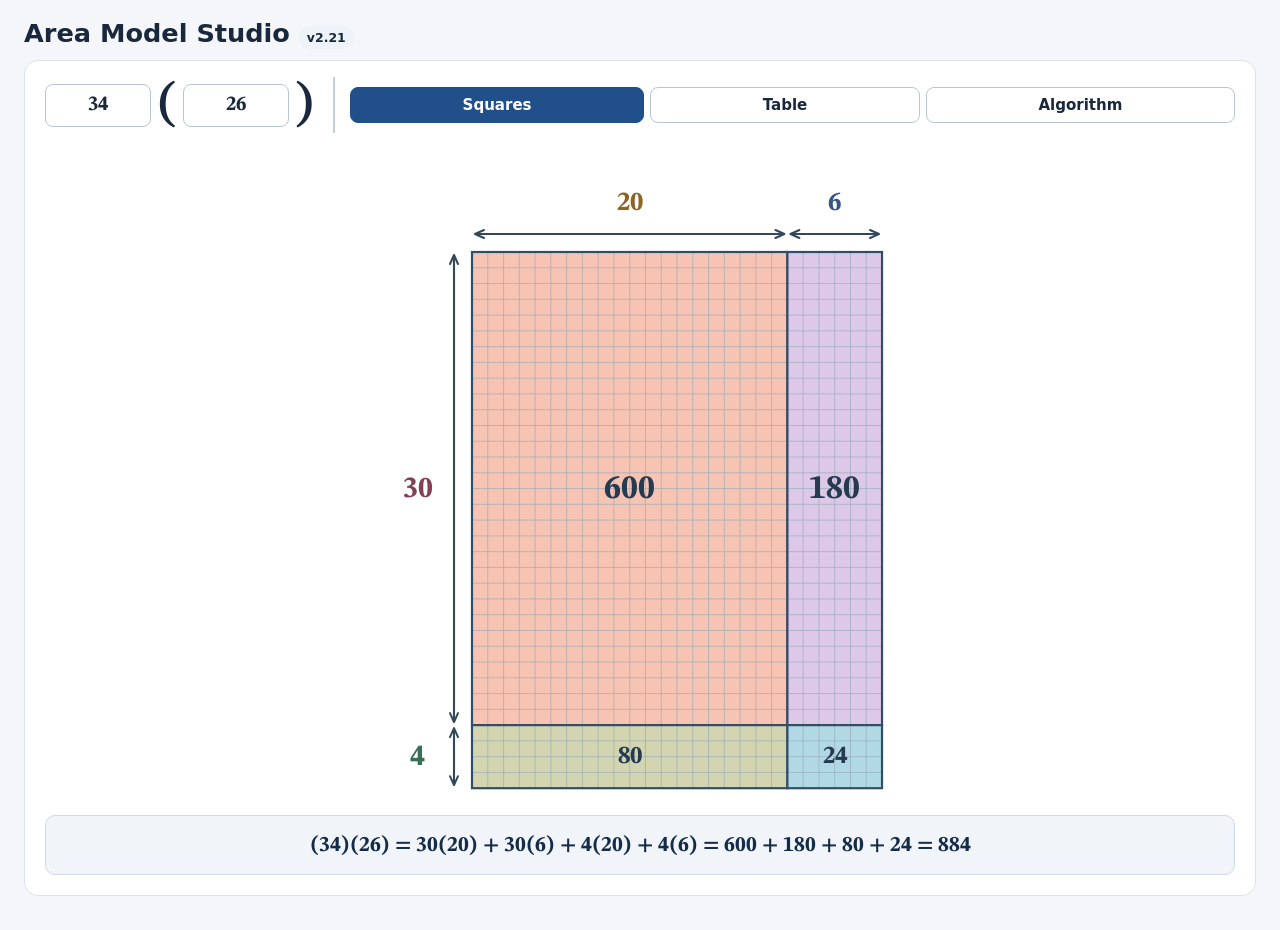
<file: area-model/index.html>
<!doctype html><html lang="en"><head><meta charset="utf-8"><title>Area Model Studio</title><meta http-equiv="refresh" content="0;url=../area-model-studio-v1.html"></head><body><a href="../area-model-studio-v1.html">Area Model Studio</a></body></html>
</file>
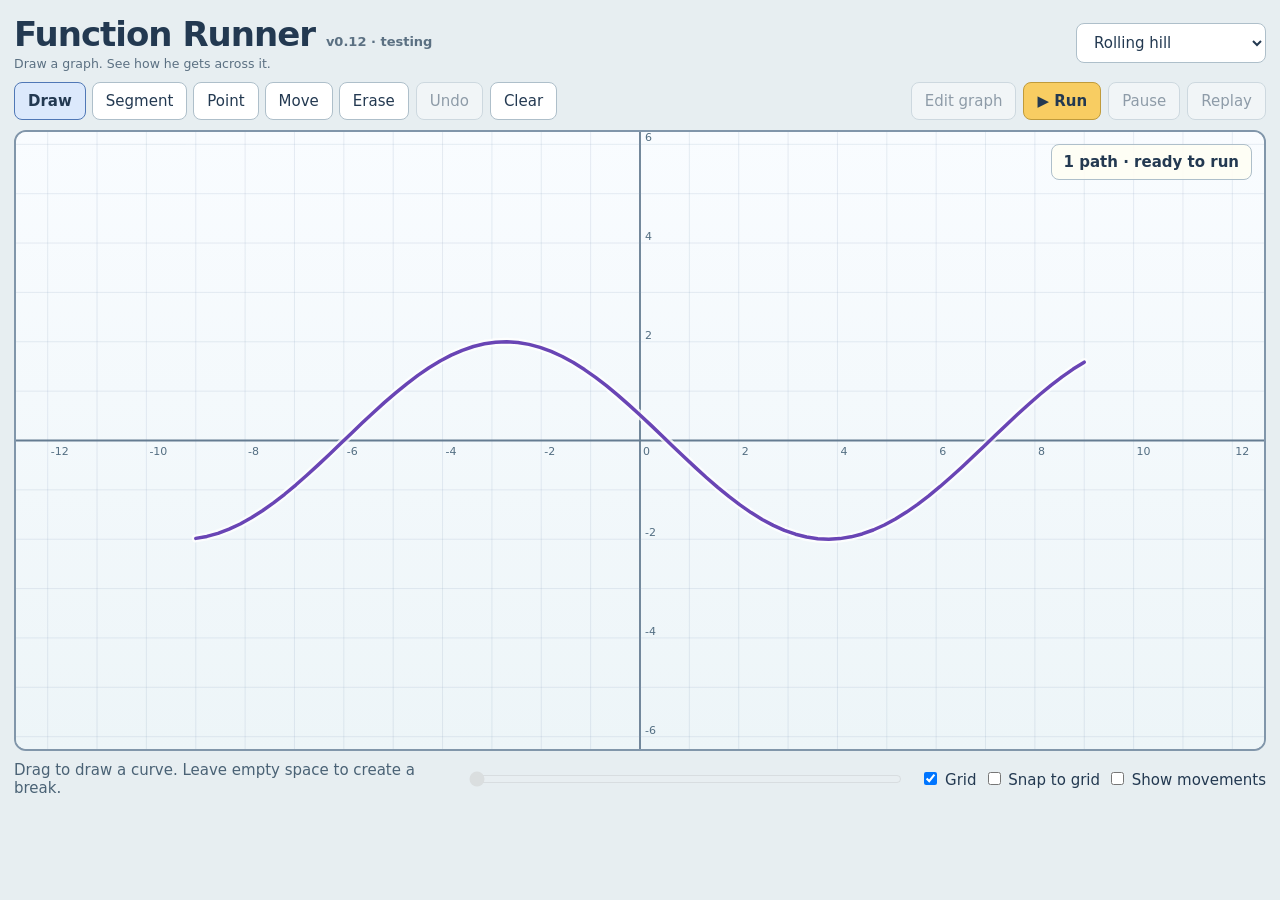
<file: function-climber-modular/index.html>
<!doctype html><html lang="en"><head><meta charset="utf-8"><meta name="viewport" content="width=device-width,initial-scale=1"><title>Function Runner — Graph Workshop v0.12</title><link rel="stylesheet" href="style.css"></head><body><main><header><div><h1>Function Runner <small style="font-size:13px;letter-spacing:0">v0.12 · testing</small></h1><small>Draw a graph. See how he gets across it.</small></div><select id="preset" aria-label="Example graphs"><option value="">Examples…</option></select></header>
<div class="toolbar"><div id="tools"><button data-tool="draw" class="active">Draw</button><button data-tool="segment">Segment</button><button data-tool="point">Point</button><button data-tool="move">Move</button><button data-tool="erase">Erase</button></div><button id="undo">Undo</button><button id="clear">Clear</button><span class="spacer"></span><button id="edit" disabled>Edit graph</button><button class="primary" id="run">▶ Run</button><button id="pause" disabled>Pause</button><button id="replay" disabled>Replay</button></div>
<div class="stage"><canvas id="canvas" aria-label="Graph drawing and animated playback area"></canvas><div class="hud" id="hud">Draw a path</div></div>
<div class="foot"><div id="hint">Drag to draw a curve. Leave empty space to create a break.</div><div id="timeline"><input type="range" id="seek" disabled min="0" max="1000" value="0" aria-label="Animation timeline"><span class="status" id="clock"></span></div><label><input id="grid" type="checkbox" checked> Grid</label><label><input id="snap" type="checkbox"> Snap to grid</label><label><input id="beats" type="checkbox"> Show movements</label></div><div id="chips" class="chips" hidden></div><p class="note" hidden>The same coordinate plane is used for drawing and playback. Graph segments and isolated points remain unchanged during animation. Jumps and falls are character movements, not graph connections. Paths are traversed from their leftmost starting component; reverse-directed strokes are normalized by their endpoints. Undo restores the previous edit.</p></main>
<script src="js/app.js?v=0.12"></script></body></html>
</file>
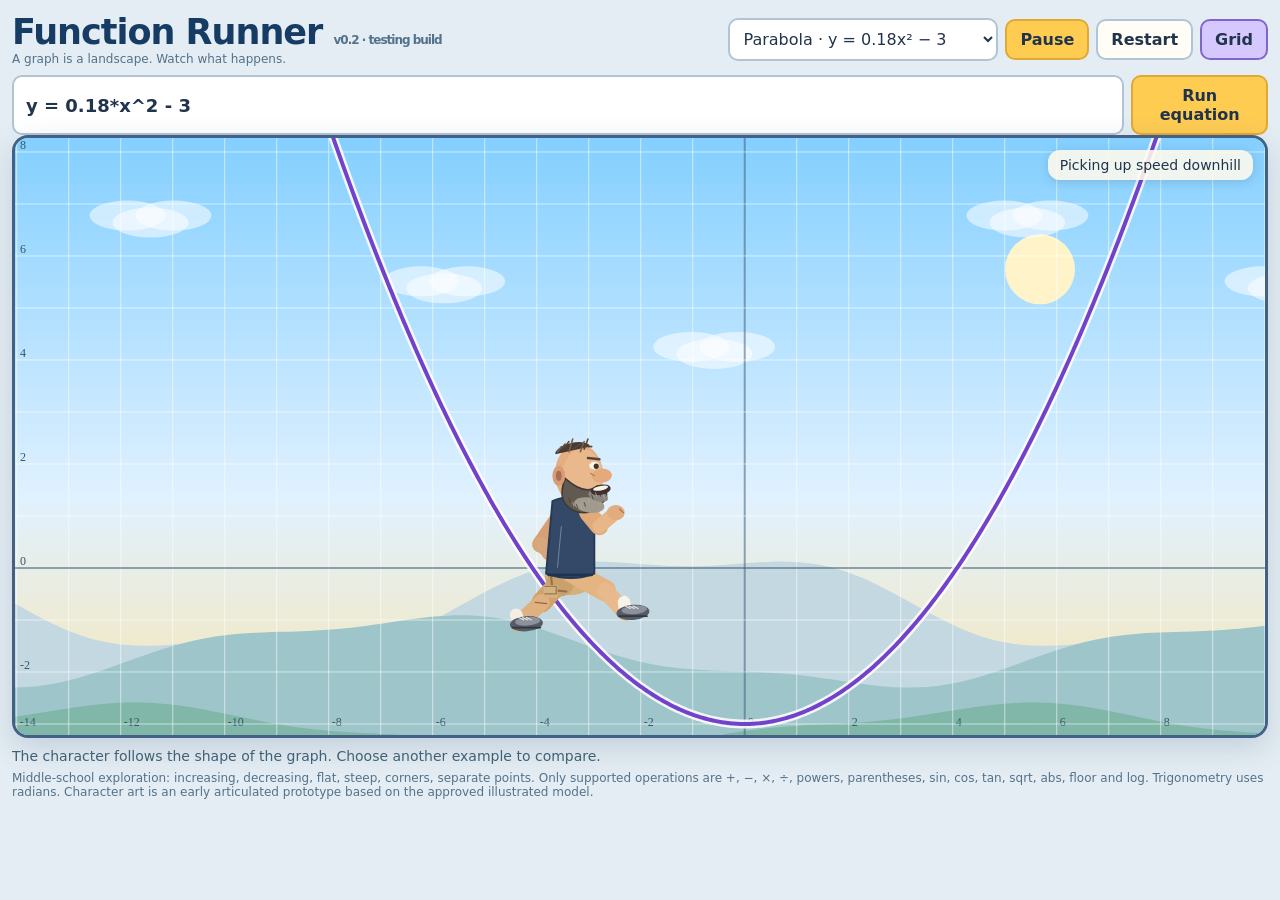
<file: function-runner/index.html>
<!DOCTYPE html>
<html lang="en">
<head>
<meta charset="UTF-8"><meta name="viewport" content="width=device-width,initial-scale=1">
<title>Function Runner — Prototype 0.1</title>
<style>
:root{color-scheme:light;--ink:#20344c;--blue:#245681;--paper:#fff9ec;--accent:#7743d2}
*{box-sizing:border-box}body{margin:0;background:#e4edf3;font-family:Trebuchet MS,system-ui,sans-serif;color:var(--ink)}
.shell{max-width:1500px;margin:auto;padding:12px}.bar{display:flex;flex-wrap:wrap;align-items:center;justify-content:space-between;gap:12px;margin-bottom:9px}
h1{margin:0;color:#173c64;font-size:clamp(23px,3vw,35px);letter-spacing:-1px}.version{font-size:12px;color:#52718b}.controls{display:flex;gap:7px;flex-wrap:wrap;align-items:center}
button,select,input,textarea{font:inherit;border-radius:10px;border:2px solid #b0c4d4;background:white;color:#20344c}
button{padding:9px 13px;background:#fffdf6;cursor:pointer;font-weight:700}button:hover{background:#e7f1ff}button:focus-visible,input:focus-visible,select:focus-visible,textarea:focus-visible{outline:3px solid #ffbd4d}
button.main{background:#ffcc52;border-color:#e0a834}button.active{background:#d5c8ff;border-color:#8066cc}
select{padding:9px;max-width:270px}.formula{display:flex;gap:7px;flex:1 1 340px}.formula input{width:100%;min-width:0;padding:10px 12px;font-size:18px;font-weight:700}
.scene{position:relative;border:3px solid #436184;border-radius:16px;overflow:hidden;box-shadow:0 10px 30px #3d5b7c33;background:#aadcf7;height:min(67vh,670px);min-height:330px}
canvas{width:100%;height:100%;display:block}.hud{position:absolute;top:12px;right:12px;background:#fffbedde;padding:7px 12px;border-radius:12px;font-size:14px;box-shadow:0 2px 10px #36556b33;pointer-events:none;max-width:58%}
.bottom{display:flex;flex-wrap:wrap;gap:10px;justify-content:space-between;align-items:center;margin-top:10px}
.info{font-size:14px;color:#426176;flex:1 1 380px}.discrete{display:none;flex:1 1 100%;align-items:flex-start;gap:8px}.discrete.show{display:flex}
.discrete textarea{resize:vertical;min-height:56px;width:100%;padding:9px}
.note{margin:7px 0;font-size:12px;color:#54728b}.error{color:#a33436!important}
@media(max-width:600px){.shell{padding:6px}.scene{height:58vh;min-height:320px}.hud{top:5px;right:5px;font-size:12px}.controls{width:100%}.formula{flex-basis:100%}}
</style></head>
<body><div class="shell">
<div class="bar"><div><h1>Function Runner <span class="version">v0.2 · testing build</span></h1><div class="version">A graph is a landscape. Watch what happens.</div></div>
<div class="controls"><select id="example" aria-label="Choose an example"><option value="quadratic">Parabola · y = 0.18x² − 3</option><option value="wave">Wavy curve · y = 1.8sin(x/2)</option><option value="up">Uphill · y = 0.7x + 1</option><option value="down">Downhill · y = −0.7x + 1</option><option value="flat">Flat · y = 1</option><option value="absolute">Corner · y = |x| − 2</option><option value="root">Square root · y = √x</option><option value="reciprocal">Reciprocal · y = 1/x</option><option value="vertical">Vertical line · x = 3</option><option value="discrete">Isolated points · jumping</option><option value="custom">Custom equation</option></select>
<button id="play" class="main">Pause</button><button id="reset">Restart</button><button id="grid" class="active">Grid</button></div></div>
<div class="formula"><input id="formula" aria-label="Enter equation" value="y = 0.18*x^2 - 3" spellcheck="false"><button id="apply" class="main">Run equation</button></div>
<div class="scene"><canvas id="stage" aria-label="Animated character running along a function graph"></canvas><div id="hud" class="hud">Running on the graph</div></div>
<div class="bottom"><div class="discrete" id="discrete"><label for="points"><strong>Points</strong><br><small>Enter (x,y) pairs</small></label><textarea id="points" spellcheck="false">(-4,-1), (-2,2), (0,0), (2,3), (4,1), (6,2)</textarea><button id="applyPoints" class="main">Jump!</button></div><div class="info" id="info">He works harder going up, runs faster going down, and slips if it gets too steep.</div></div>
<p class="note">Middle-school exploration: increasing, decreasing, flat, steep, corners, separate points. Only supported operations are +, −, ×, ÷, powers, parentheses, sin, cos, tan, sqrt, abs, floor and log. Trigonometry uses radians. Character art is an early articulated prototype based on the approved illustrated model.</p>
</div>
<script>
(function(){
'use strict';
const $=id=>document.getElementById(id),canvas=$('stage'),ctx=canvas.getContext('2d'),examples={quadratic:'y = 0.18*x^2 - 3',wave:'y = 1.8*sin(x/2)',up:'y = 0.7*x + 1',down:'y = -0.7*x + 1',flat:'y = 1',absolute:'y = abs(x) - 2',root:'y = sqrt(x)',reciprocal:'y = 1/x',vertical:'x = 3'};
let W=1000,H=600,DPR=1,mode='function',fn=x=>0.18*x*x-3,points=[],vertical=3,playing=true,grid=true,last=0,time=0,camX=0,camY=0,rx=-7,velocity=1.6,phase=0,fall=0,flight=0,pause=0,idx=0,state='run',lean=0,description='',scale=52;
const clamp=(a,lo,hi)=>Math.min(hi,Math.max(lo,a)),mix=(a,b,t)=>a+(b-a)*t;
function parse(expression){
 const s=expression.replace(/\u2212/g,'-').replace(/\u00d7/g,'*').replace(/\u00f7/g,'/').replace(/\u03c0/g,'pi').replace(/\s+/g,'').toLowerCase();
 const tokens=[];const pat=/\d*\.\d+(?:e[+-]?\d+)?|\d+(?:\.\d*)?(?:e[+-]?\d+)?|[a-z]+|[()+*\/^,-]/gy;let at=0,m;
 while(at<s.length){pat.lastIndex=at;m=pat.exec(s);if(!m)throw Error('Cannot read equation near '+s.slice(at,at+10));tokens.push(m[0]);at=pat.lastIndex}
 let pos=0;const peek=()=>tokens[pos],eat=t=>peek()===t?(pos++,true):false,needsPrimary=t=>t!==undefined&&(t==='('||/^[a-z]|^\d/.test(t));
 function atom(){
  if(eat('(')){const v=add();if(!eat(')'))throw Error('Missing )');return v}
  const t=tokens[pos++];if(!t)throw Error('Incomplete expression');
  if(/^\d/.test(t)){let a=Number(t);return ()=>a}
  if(t==='x')return x=>x;
  if(t==='pi')return ()=>Math.PI;
  if(t==='e')return ()=>Math.E;
  const functions={sin:Math.sin,cos:Math.cos,tan:Math.tan,sqrt:Math.sqrt,abs:Math.abs,floor:Math.floor,ceil:Math.ceil,ln:Math.log,log:Math.log10,exp:Math.exp};
  if(functions[t]){if(!eat('('))throw Error('Use '+t+'(...)');let v=add();if(!eat(')'))throw Error('Missing )');return x=>functions[t](v(x))}
  throw Error('Unsupported term: '+t);
 }
 function power(){let a=atom();if(eat('^')){let b=unary();let old=a;a=x=>Math.pow(old(x),b(x))}return a}
 function unary(){if(eat('+'))return unary();if(eat('-')){let a=unary();return x=>-a(x)}return power()}
 function mult(){let a=unary();while(true){let op;if(eat('*'))op='*';else if(eat('/'))op='/';else if(needsPrimary(peek()))op='*';else break;let b=unary(),old=a;a=op==='*'?(x=>old(x)*b(x)):(x=>old(x)/b(x))}return a}
 function add(){let a=mult();while(peek()==='+'||peek()==='-'){let op=tokens[pos++],b=mult(),old=a;a=op==='+'?(x=>old(x)+b(x)):(x=>old(x)-b(x))}return a}
 const result=add();if(pos!==tokens.length)throw Error('Unexpected: '+tokens[pos]);return result;
}
function parseEquation(src){
 const t=src.trim();if(/^x\s*=/.test(t.toLowerCase())){const raw=t.replace(/^x\s*=/i,'');let f=parse(raw),v=f(0);if(!Number.isFinite(v))throw Error('Vertical line must have a number');return {mode:'vertical',v}}
 const rhs=t.replace(/^(?:y|f\s*\(\s*x\s*\))\s*=/i,'');return {mode:'function',fn:parse(rhs)}
}
function parsePoints(s){
 const re=/\(\s*([-+]?\d*\.?\d+)\s*,\s*([-+]?\d*\.?\d+)\s*\)/g;let a=[],m;while((m=re.exec(s)))a.push({x:+m[1],y:+m[2]});
 if(a.length<2)throw Error('Enter at least two points as (x,y) pairs');
 const leftover=s.replace(re,'').replace(/[\s,;]+/g,'');if(leftover)throw Error('Use points in the form (x,y), (x,y)');
 a.sort((p,q)=>p.x-q.x);if(a.some((p,i)=>i>0&&p.x===a[i-1].x))throw Error('Use just one output for each x-value');
 return a;
}
function resize(){let r=canvas.getBoundingClientRect();DPR=Math.min(2,window.devicePixelRatio||1);W=Math.max(100,r.width);H=Math.max(100,r.height);canvas.width=Math.round(W*DPR);canvas.height=Math.round(H*DPR);ctx.setTransform(DPR,0,0,DPR,0,0)}
window.addEventListener('resize',resize);resize();
function screenX(x){return W*.38+(x-camX)*scale}function screenY(y){return H*.55-(y-camY)*scale}
function reset(){time=0;phase=0;fall=-100;flight=0;pause=.4;idx=0;velocity=1.7;lean=0;playing=true;$('play').textContent='Pause';if(mode==='vertical'){camX=vertical;camY=0;state='fall'}else if(mode==='points'){rx=points[0].x;camX=rx;camY=points[0].y;state='land'}else{rx=-7;let y=fn(rx);if(!Number.isFinite(y)){for(let x=-7;x<5;x+=.25){if(Number.isFinite(fn(x))){rx=x;break}}}camX=rx;camY=Number.isFinite(fn(rx))?fn(rx):0;state='run'}}
function setMode(v){try{if(v==='discrete'){points=parsePoints($('points').value);mode='points'}else{let p=parseEquation($('formula').value);mode=p.mode;if(p.fn)fn=p.fn;if(p.v!==undefined)vertical=p.v}setError('');$('discrete').classList.toggle('show',mode==='points');reset();return true}catch(e){setError(e.message);return false}}
function setError(s){$('info').textContent=s||'The character follows the shape of the graph. Choose another example to compare.';$('info').classList.toggle('error',!!s)}
$('example').addEventListener('change',()=>{let v=$('example').value;if(v==='discrete'){setMode('discrete');return}if(v!=='custom'){$('formula').value=examples[v];setMode(v)}});
$('apply').onclick=()=>{$('example').value='custom';setMode('custom')};
$('applyPoints').onclick=()=>setMode('discrete');
$('formula').addEventListener('keydown',e=>{if(e.key==='Enter')$('apply').click()});
$('play').onclick=()=>{playing=!playing;$('play').textContent=playing?'Pause':'Play'};
$('reset').onclick=()=>reset();
$('grid').onclick=()=>{grid=!grid;$('grid').classList.toggle('active',grid)};
function slopeAt(x){let h=.015,yl=fn(x-h),yr=fn(x+h);if(!Number.isFinite(yl)||!Number.isFinite(yr))return 0;return clamp((yr-yl)/(2*h),-20,20)}
function tick(dt){
 if(!playing)return;time+=dt;
 if(mode==='vertical'){fall+=150*dt+85*dt*dt;state='fall';if(fall>H+180)fall=-140;return}
 if(mode==='points'){
  if(pause>0){pause-=dt;state='land'}else{
   flight+=dt/Math.max(.5,.58+Math.abs(points[idx+1].x-points[idx].x)*.13);
   state='jump';if(flight>=1){idx++;flight=0;pause=.23;state='land';if(idx>=points.length-1){idx=0;pause=.8;}}
  }
  let a=points[idx],b=points[Math.min(idx+1,points.length-1)],u=clamp(flight,0,1),x=mix(a.x,b.x,u),y=mix(a.y,b.y,u)+Math.sin(Math.PI*u)*Math.min(3.1,1.1+Math.abs(b.x-a.x)*.3);
  rx=x;camX=mix(camX,x,clamp(dt*2,0,1));camY=mix(camY,y,clamp(dt*1.5,0,1));phase+=dt*7;return
 }
 let sl=slopeAt(rx),down=Math.max(0,-sl),up=Math.max(0,sl);
 let target=clamp(1.55*(1+Math.min(2,down)*.58)/(1+Math.min(7,up)*.7),.18,3.6);
 velocity=mix(velocity,target,clamp(dt*2.8,0,1));
 let next=rx+velocity*dt;
 let y=fn(rx),ny=fn(next),mid=fn((rx+next)*.5);
 if(!Number.isFinite(ny)||!Number.isFinite(mid)||Math.abs(ny-y)>3){
   // Never bridge an asymptote or domain break.
   rx=-7;for(let x=-7;x<7;x+=.2){if(Number.isFinite(fn(x))){rx=x;break}}velocity=1.4;state='run';
 }else{rx=next;state=sl<-1.35?'slide':up>1.2?'struggle':'run'}
 phase+=dt*(state==='slide'?3.2:velocity*7.4+3);
 if(rx>camX+W/scale*.82){rx=-7}
 let yy=fn(rx);if(!Number.isFinite(yy))yy=0;
 camX=mix(camX,rx,clamp(dt*1.6,0,1));camY=mix(camY,yy,clamp(dt*1.35,0,1));
 lean=mix(lean,clamp(-sl*.17,-.23,.24),clamp(dt*3,0,1));
}
function background(){
 const sky=ctx.createLinearGradient(0,0,0,H);sky.addColorStop(0,'#83cfff');sky.addColorStop(.6,'#e0f1ff');sky.addColorStop(1,'#f9e6b1');ctx.fillStyle=sky;ctx.fillRect(0,0,W,H);
 ctx.fillStyle='#fff4c9';ctx.beginPath();ctx.arc(W*.82,H*.22,35,0,Math.PI*2);ctx.fill();
 for(let i=0;i<7;i++){let cx=(i*.23+.09)*W+Math.sin(i*9)*15,cy=H*(.13+i%3*.11);ctx.fillStyle='rgba(255,255,255,.54)';for(let j=0;j<3;j++){ctx.beginPath();ctx.ellipse(cx+j*23,cy+(j%2)*7,38,15,0,0,Math.PI*2);ctx.fill()}}
 const layers=[{c:'#c3d8e1',by:.78,amp:48},{c:'#9ec5ca',by:.86,amp:33},{c:'#80b7a9',by:.99,amp:22}];
 layers.forEach((l,k)=>{ctx.beginPath();ctx.moveTo(0,H);for(let x=0;x<=W+10;x+=8){let y=H*l.by+Math.sin(x*.007+k*2)*l.amp+Math.sin(x*.021+k)*l.amp*.22;ctx.lineTo(x,y)}ctx.lineTo(W,H);ctx.closePath();ctx.fillStyle=l.c;ctx.fill()});
}
function drawGrid(){
 if(!grid)return;const step=scale,minX=camX-.38*W/scale,maxX=camX+.62*W/scale,minY=camY-.45*H/scale,maxY=camY+.55*H/scale;
 ctx.lineWidth=1;for(let x=Math.ceil(minX);x<=maxX;x++){let sx=screenX(x);ctx.strokeStyle=x===0?'#42627a8c':'#ffffff90';ctx.lineWidth=x===0?2:1;ctx.beginPath();ctx.moveTo(sx,0);ctx.lineTo(sx,H);ctx.stroke();if(x%2===0){ctx.fillStyle='#35576b';ctx.font='12px Trebuchet MS';ctx.fillText(String(x),sx+3,H-9)}}
 for(let y=Math.ceil(minY);y<=maxY;y++){let sy=screenY(y);ctx.strokeStyle=y===0?'#42627a8c':'#ffffff90';ctx.lineWidth=y===0?2:1;ctx.beginPath();ctx.moveTo(0,sy);ctx.lineTo(W,sy);ctx.stroke();if(y%2===0){ctx.fillStyle='#35576b';ctx.font='12px Trebuchet MS';ctx.fillText(String(y),5,sy-3)}}
}
function pathGraph(){
 ctx.save();ctx.lineJoin='round';ctx.lineCap='round';
 if(mode==='vertical'){let sx=W*.49;ctx.strokeStyle='#ffffffc9';ctx.lineWidth=13;ctx.beginPath();ctx.moveTo(sx,-20);ctx.lineTo(sx,H+20);ctx.stroke();ctx.strokeStyle='#7142cc';ctx.lineWidth=5;ctx.stroke();ctx.restore();return}
 if(mode==='points'){points.forEach(p=>{let x=screenX(p.x),y=screenY(p.y);ctx.fillStyle='#ffffff';ctx.beginPath();ctx.arc(x,y,10,0,7);ctx.fill();ctx.fillStyle='#7842d0';ctx.beginPath();ctx.arc(x,y,7,0,7);ctx.fill()});ctx.restore();return}
 for(let pass=0;pass<2;pass++){ctx.beginPath();let old=null,connected=false;for(let px=-3;px<W+3;px+=2){let x=camX+(px-W*.38)/scale,y=fn(x),sy=screenY(y);const ok=Number.isFinite(y)&&Math.abs(sy)<1e5&&(!old||Math.abs(sy-old.sy)<50);if(ok){if(!connected)ctx.moveTo(px,sy);else ctx.lineTo(px,sy);connected=true}else connected=false;old=Number.isFinite(y)?{sy}:null}
 ctx.strokeStyle=pass===0?'#ffffffd8':'#7342cb';ctx.lineWidth=pass===0?9:4;ctx.stroke()}ctx.restore();
}
function limb(a,b,w,color){ctx.strokeStyle=color;ctx.lineWidth=w;ctx.lineCap='round';ctx.beginPath();ctx.moveTo(a[0],a[1]);ctx.lineTo(b[0],b[1]);ctx.stroke()}
function ellipse(x,y,rx,ry,c,angle=0){ctx.save();ctx.translate(x,y);ctx.rotate(angle);ctx.fillStyle=c;ctx.beginPath();ctx.ellipse(0,0,rx,ry,0,0,Math.PI*2);ctx.fill();ctx.restore()}

function inkPath(points,color='#493c38',width=1.4){
 ctx.strokeStyle=color;ctx.lineWidth=width;ctx.lineCap='round';ctx.lineJoin='round';
 ctx.beginPath();points.forEach((p,i)=>i?ctx.lineTo(p[0],p[1]):ctx.moveTo(p[0],p[1]));ctx.stroke();
}
function drawRunner(px,groundY,anim){
 const jumping=anim==='jump',falling=anim==='fall',sliding=anim==='slide',effort=anim==='struggle';
 const step=Math.sin(phase),cycle=Math.cos(phase),airborne=jumping||falling;
 ctx.save();ctx.translate(px,groundY);const k=clamp(W/950,.72,1.27);ctx.scale(k,k);
 const hip=[-2,-38],shoulder=[0,-86],head=[6,-114];
 // Keep the character's upper back upright: body motion comes from the legs and arms.
 if(sliding){hip[0]=-12;hip[1]=-26;shoulder[0]=-30;shoulder[1]=-58;head[0]=-31;head[1]=-84}
 if(falling){hip[1]=-43;shoulder[1]=-88;head[1]=-117}
 const bob=airborne?0:Math.abs(step)*2;ctx.translate(0,-bob);
 const stride=sliding?0:step;
 const backKnee=falling?[-20,-20]:jumping?[4,-14]:sliding?[8,-12]:[-12-stride*14,-17+Math.max(0,stride)*4];
 const frontKnee=falling?[18,-19]:jumping?[23,-23]:sliding?[24,-12]:[13+stride*14,-19-Math.max(0,stride)*4];
 const backFoot=falling?[-27,6]:jumping?[-2,-4]:sliding?[30,1]:[-21-stride*24,-1+Math.max(0,stride)*5];
 const frontFoot=falling?[29,7]:jumping?[32,-4]:sliding?[51,1]:[19+stride*25,-1-Math.max(0,stride)*5];
 function shoe(p){ellipse(p[0]+6,p[1],13,6,'#555b67',-.08);ellipse(p[0]+7,p[1]-2,10,3.4,'#8b929b',-.08);inkPath([[p[0]-5,p[1]+3],[p[0]+17,p[1]+3]],'#313943',1.4);for(let i=0;i<3;i++)inkPath([[p[0]+i*3,p[1]-5],[p[0]+i*3+4,p[1]-3]],'#e6e4dc',.9)}
 // Back leg, sock and sneaker
 limb(hip,backKnee,16,'#d2a06d');limb(backKnee,backFoot,13,'#dfb17e');
 inkPath([[backKnee[0]-5,backKnee[1]],[backKnee[0]+4,backKnee[1]+1]],'#986947',1);
 limb([backFoot[0]-2,backFoot[1]-7],[backFoot[0],backFoot[1]-1],10,'#f3eee1');shoe(backFoot);
 // Broad cargo shorts, not a backpack
 ellipse(hip[0],hip[1]+4,20,15,'#d5b07c');ellipse(hip[0]-8,hip[1]+10,11,10,'#caa16c');
 inkPath([[-17,-34],[-16,-23],[-5,-22]],'#927147',1.6);
 ctx.fillStyle='#d5b381';ctx.fillRect(-23,-27,11,10);inkPath([[-22,-26],[-13,-26],[-13,-20],[-22,-20]],'#987a54',1);
 // Front leg
 limb(hip,frontKnee,17,'#e4b483');limb(frontKnee,frontFoot,13,'#e8b98b');
 limb([frontFoot[0]-1,frontFoot[1]-8],[frontFoot[0],frontFoot[1]-1],10,'#f7f3e9');shoe(frontFoot);
 // Back arm, bent and pumping
 const rearElbow=falling?[18,-109]:sliding?[-50,-45]:[-21-cycle*10,-67+stride*9];
 const rearHand=falling?[27,-132]:sliding?[-55,-30]:[-10-cycle*18,-61+stride*10];
 limb([shoulder[0]-9,shoulder[1]+3],rearElbow,13,'#d6a074');limb(rearElbow,rearHand,11,'#d8a77c');ellipse(rearHand[0],rearHand[1],6.5,6,'#d9a67b');
 // Navy shirt, upright with realistic torso width
 ctx.fillStyle='#344967';ctx.strokeStyle='#263a57';ctx.lineWidth=1.5;ctx.beginPath();
 ctx.moveTo(shoulder[0]-16,shoulder[1]-7);ctx.quadraticCurveTo(shoulder[0]+2,shoulder[1]-15,shoulder[0]+17,shoulder[1]-3);
 ctx.lineTo(hip[0]+19,hip[1]+2);ctx.quadraticCurveTo(hip[0]+1,hip[1]+9,hip[0]-19,hip[1]+2);
 ctx.closePath();ctx.fill();ctx.stroke();
 inkPath([[shoulder[0]-9,-73],[hip[0]-10,-41]],'#71839c',.8);
 inkPath([[hip[0]-17,hip[1]+3],[hip[0]+17,hip[1]+3]],'#1f344f',2);
 // Front arm and clenched hand
 const elbow=falling?[-22,-121]:sliding?[-46,-49]:[shoulder[0]+16+cycle*11,-66-stride*8];
 const hand=falling?[-27,-149]:sliding?[-39,-39]:[elbow[0]+13,-75-stride*10];
 limb([shoulder[0]+12,shoulder[1]+2],elbow,14,'#e1aa79');limb(elbow,hand,11,'#e8b787');ellipse(hand[0],hand[1],7,6,'#e1ad7f');
 inkPath([[hand[0]+3,hand[1]-3],[hand[0]+6,hand[1]]],'#9d6e4d',.9);
 // Neck and face in watercolor-inspired layered colors
 ellipse(head[0],head[1]+14,8,11,'#ce9870');
 ellipse(head[0]-1,head[1],19,24,'#e4ae81',-.06);
 ellipse(head[0]+2,head[1]+1,16,21,'#e9b98d',-.05);
 // Salt-and-pepper full beard: irregular silhouette, gray chin and darker moustache
 ctx.fillStyle='#625951';ctx.strokeStyle='#3c3937';ctx.lineWidth=1.2;ctx.beginPath();
 ctx.moveTo(head[0]-12,head[1]+3);ctx.quadraticCurveTo(head[0]-19,head[1]+21,head[0]-6,head[1]+28);
 ctx.quadraticCurveTo(head[0]+9,head[1]+35,head[0]+20,head[1]+19);
 ctx.quadraticCurveTo(head[0]+23,head[1]+12,head[0]+13,head[1]+9);
 ctx.quadraticCurveTo(head[0]+4,head[1]+17,head[0]-12,head[1]+3);ctx.fill();ctx.stroke();
 ellipse(head[0]+7,head[1]+24,12,6,'#a09a8f',.15);
 ellipse(head[0]+14,head[1]+17,8,4,'#89857d',.3);
 // Receding hairline, textured wisps
 ctx.fillStyle='#4b3a32';ctx.beginPath();ctx.ellipse(head[0]-6,head[1]-19,14,6,-.22,Math.PI,Math.PI*2);ctx.fill();
 for(let i=0;i<9;i++){let xx=head[0]-18+i*3;inkPath([[xx,head[1]-18-(i%3)*2],[xx+3,head[1]-22-(i%4)*2]],i%3?'#59483b':'#756253',1.25)}
 ellipse(head[0]-17,head[1]+1,5,8,'#d89c75');ellipse(head[0]-17,head[1]+1,2.2,4,'#a66e54');
 // Distinctive broad nose in profile and lively brown eye
 ellipse(head[0]+17,head[1]+1,8,5.5,'#e4aa7c',-.1);
 ellipse(head[0]+11,head[1]-7,4,3,'#fff6e9');ellipse(head[0]+12.5,head[1]-6.5,2,2.2,'#3d332e');
 inkPath([[head[0]+6,head[1]-13],[head[0]+15,head[1]-12]],'#5b4539',2);
 inkPath([[head[0]+8,head[1]-1],[head[0]+11,head[1]+1]],'#b37b58',.9);
 // Smile / strain / surprise, anchored inside beard
 if(falling){ellipse(head[0]+17,head[1]+12,5.5,8,'#442f2b');ellipse(head[0]+17,head[1]+15,2,2,'#b86f69')}
 else if(effort||sliding){inkPath([[head[0]+12,head[1]+11],[head[0]+21,head[1]+12]],'#382e2c',2);inkPath([[head[0]+13,head[1]+13],[head[0]+20,head[1]+14]],'#f8eee1',1.6)}
 else{ellipse(head[0]+16,head[1]+12,8,4,'#3e3030',-.2);ellipse(head[0]+16,head[1]+10.7,6,1.8,'#f7f0e5',-.2)}
 // Beard strands and ink hatching
 for(let i=0;i<10;i++){let a=i*.62;let bx=head[0]-9+i*3.0,by=head[1]+19+Math.sin(a)*5;inkPath([[bx,by],[bx+1,by+3]],i%2?'#b5aaa0':'#423e3b',.65)}
 ctx.restore();
}

function render(){
 ctx.clearRect(0,0,W,H);background();drawGrid();pathGraph();
 let px,py,beh;
 if(mode==='vertical'){px=W*.49+30;py=fall;beh='fall';$('hud').textContent='x = '+vertical+' · Falling right past the line!'}
 else if(mode==='points'){let a=points[idx],b=points[Math.min(idx+1,points.length-1)],u=clamp(flight,0,1);px=screenX(rx);let y=mix(a.y,b.y,u)+Math.sin(Math.PI*u)*Math.min(3.1,1.1+Math.abs(b.x-a.x)*.3);py=screenY(y);beh=state;$('hud').textContent='Separate points · Jumping, not running'}
 else{let y=fn(rx);px=screenX(rx);py=screenY(y);beh=state;let s=slopeAt(rx);$('hud').textContent=s>1.1?'Very steep! Working hard uphill':s>.12?'Going uphill':s< -1.35?'Too steep! Sliding!':s<-.12?'Picking up speed downhill':'Running comfortably'}
 if(Number.isFinite(px)&&Number.isFinite(py)&&py>-150&&py<H+180)drawRunner(px,py,beh);
}
function frame(t){let dt=clamp((t-last)/1000,0,.05);last=t;if(playing){for(let i=0;i<2;i++)tick(dt/2)}render();requestAnimationFrame(frame)}
setMode('quadratic');requestAnimationFrame(frame);
})();
</script></body></html>
</file>
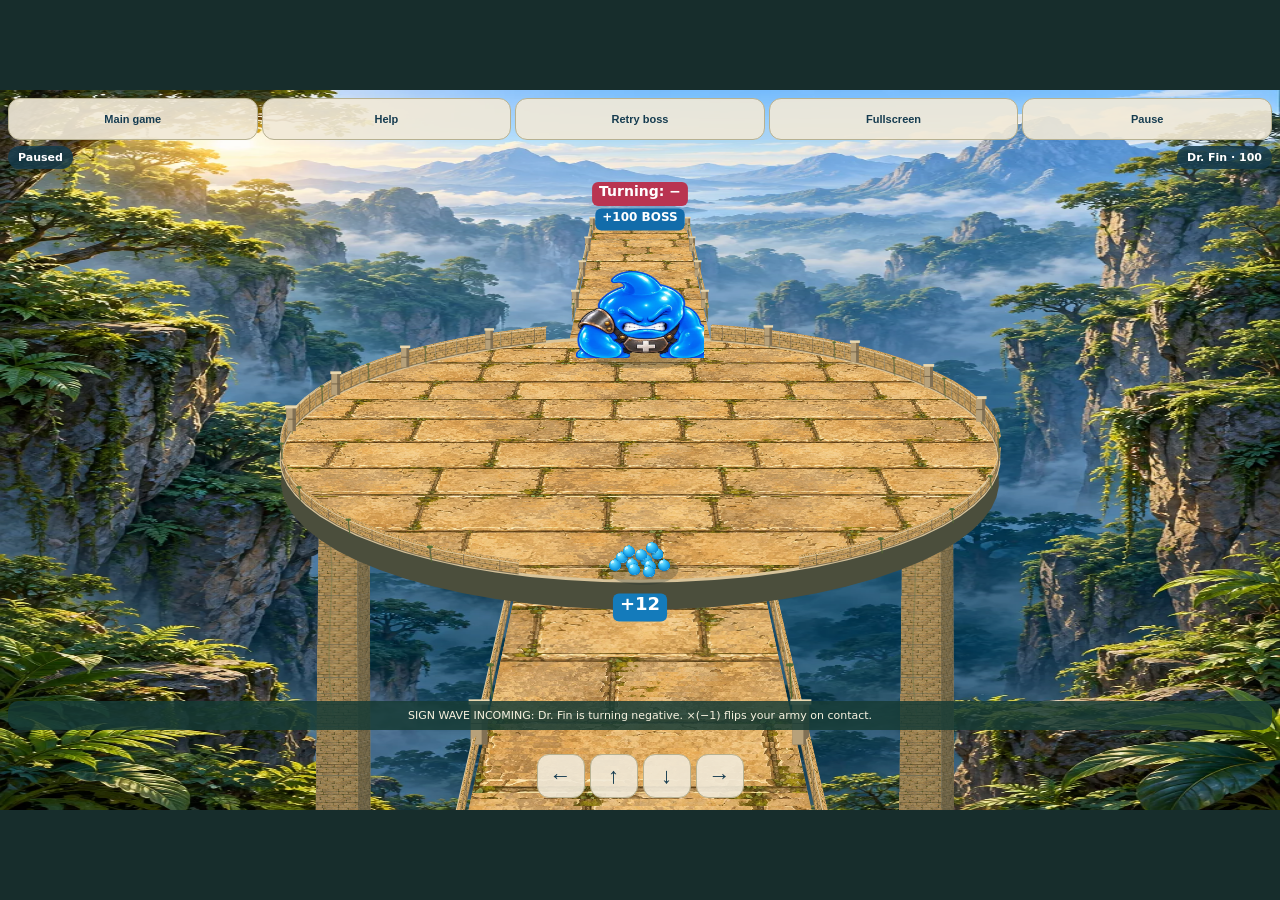
<file: integer-run-boss/index.html>
<!doctype html><html><head><meta charset="utf-8"><meta name="viewport" content="width=device-width,initial-scale=1"><title>Integer Runner — Dr. Fin Boss Rebuild (Testing)</title><style>
*{box-sizing:border-box}body{margin:0;background:#172d2c;font-family:system-ui;color:#163c50;display:grid;place-items:center;height:100dvh}#stage{position:relative;width:min(100vw,177.78dvh,1600px);height:min(100dvh,56.25vw,900px);aspect-ratio:16/9;overflow:hidden}canvas{width:100%;height:100%;display:block;touch-action:none}header{position:absolute;top:8px;left:8px;right:8px;display:flex;gap:4px}button{border:1px solid #b7b191;border-radius:12px;background:#f1ead8e8;color:#163c50;font-weight:750;min-height:42px;padding:8px;cursor:pointer}header button{flex:1;font-size:11px}#phase,#health{position:absolute;top:56px;color:white;background:#153a4bdc;border-radius:16px;padding:5px 10px;font-size:11px;font-weight:800}#phase{left:8px}#health{right:8px}#notice{position:absolute;bottom:80px;left:8px;right:8px;background:#173b36d9;color:#f7f2df;border-radius:10px;padding:8px;font-size:11px;text-align:center}footer{position:absolute;bottom:12px;left:8px;right:8px;display:flex;gap:5px;justify-content:center}footer button{width:48px;font-size:22px;touch-action:none}dialog{max-width:min(420px,92vw);border:0;border-radius:20px;padding:24px;color:#163c50}dialog p{line-height:1.5;font-size:14px}dialog button{width:100%}dialog::backdrop{background:#15354499}#result{position:absolute;inset:30% 5% auto;background:white;padding:20px;border-radius:16px;text-align:center}#result[hidden]{display:none}
@media(orientation:portrait){#stage{width:100vw;height:100dvh;aspect-ratio:auto}}</style></head><body><main id="stage"><canvas aria-label="Boss arena. Arrow keys or WASD move. Tap or drag to move toward a point."></canvas><header><button id="menu">Main game</button><button id="help">Help</button><button id="restart">Retry boss</button><button id="full">Fullscreen</button><button id="pause">Pause</button></header><div id="phase"></div><div id="health"></div><div id="notice" role="status"></div><footer><button data-x="-1" data-z="0" aria-label="Move left">←</button><button data-x="0" data-z="1" aria-label="Move forward">↑</button><button data-x="0" data-z="-1" aria-label="Move backward">↓</button><button data-x="1" data-z="0" aria-label="Move right">→</button></footer><section id="result" hidden><h2 id="outcome"></h2><button id="retry">Retry boss checkpoint</button></section><dialog id="intro" open><h1>Integer Runner<br>Dr. Fin Arena</h1><p>Try the boss without playing a course. The same forward perspective opens into a wider arena.</p><p><b>Absorb → change sign → counter.</b> Blue (positive) blobs add to matching blue armies; red (negative) blobs add to matching red armies. Opposite colors cancel. Approach with the opposite sign to cancel its body continuously. Both become smaller together. Retreat before your army reaches zero.</p><p>There are <b>three small glowing spots</b> on the floor: two addition/subtraction operations and one multiplication. At least two available choices will keep your army alive. <b>Crossing zero with addition or subtraction is an immediate loss</b>, even if the answer has the opposite sign. The light at a new location glows blue before it appears.</p><p>Dr. Fin starts at +100. Watch the warning, then avoid or use the ×(−1) sign wave. Four separate groups enter from different places around the edge of the arena: <b>two blue positive groups and two red negative groups, each with a different integer value</b>. They travel along different paths and retain their signs. Opposite signs reduce his health; matching signs heal him. A zero army is eliminated.</p><button id="start">Try the boss</button></dialog><dialog id="helpDialog"><h2>Grow, flip, counter</h2><p>Arrow keys/WASD or tap/drag anywhere to move. Absorb the boss’s matching-color blobs. Use a ground-light operation to get the opposite sign, then approach the boss. Opposite signs shrink together; matching signs transfer your blobs to the boss, making him larger. Back out before your army reaches zero.</p><p>Three operation lights appear on the stone floor: two addition/subtraction choices and one multiplication. You lose if addition or subtraction reaches or crosses zero—for example, −8 + 16 passes through zero and is a loss. Multiplication can change sign without crossing zero. After using a light, its next location is warned by blue fire before it reappears. At least two available operations remain safe, even while one light is recharging. Each ×(−1) wave flips your sign without changing the magnitude; spawned blob groups keep their original sign.</p><p>Operations are written in bright glowing light directly on the ground; no outcome previews or physical pads. Used spots fade and new spots appear elsewhere. Each attack brings four independently moving groups: two positive blue and two negative red with different integer values. Work with opposite signs to reduce Dr. Fin from 100 to zero. Space pauses; R restarts. Close Help, then Resume.</p><button id="closeHelp">Close Help</button></dialog><script src="boss-src/model.js"></script><script src="boss-src/art.js"></script><script src="boss-src/lab.js"></script></main></body></html>
</file>
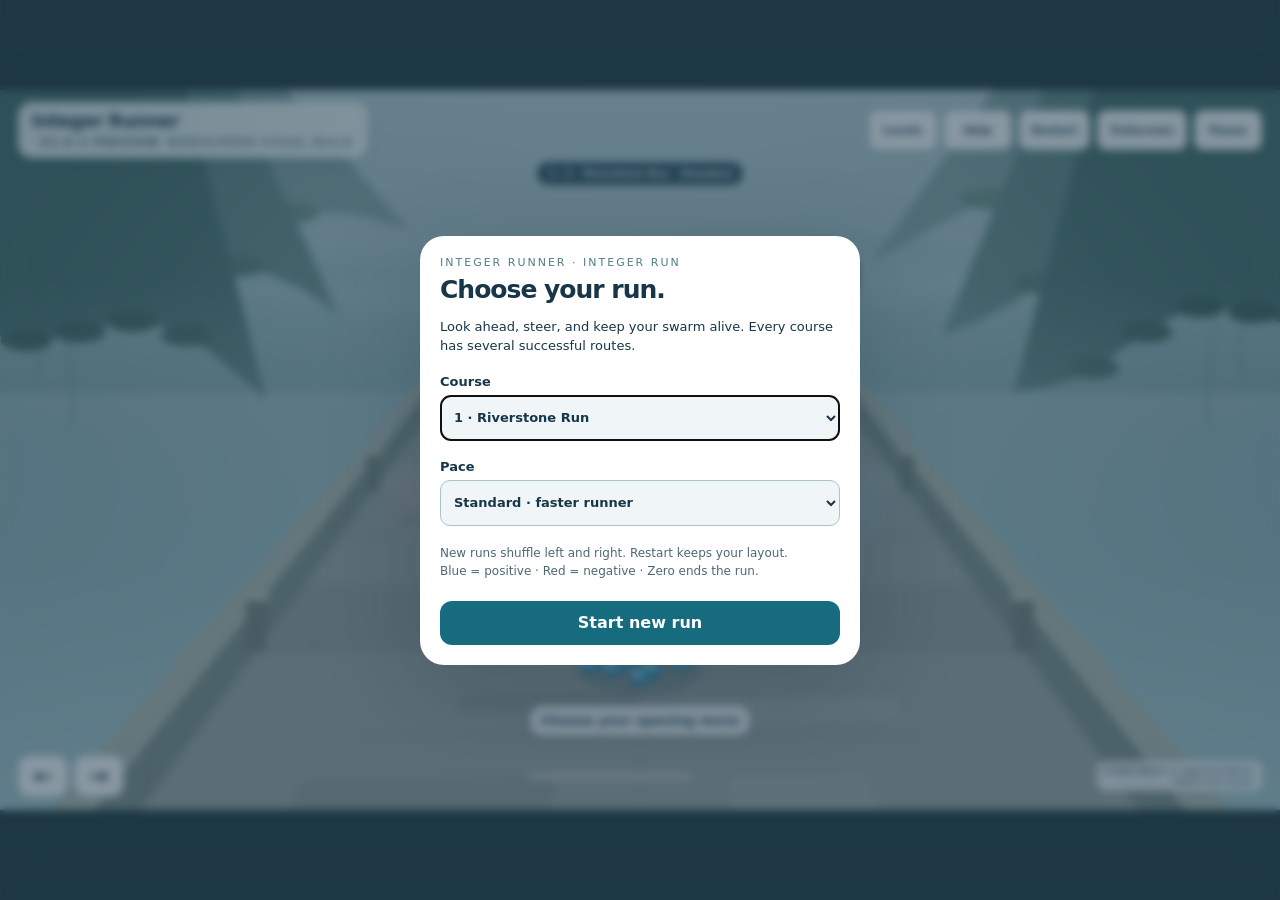
<file: integer-runner-v2/index.html>
<!doctype html>
<html lang="en"><head><meta charset="utf-8"><meta name="viewport" content="width=device-width,initial-scale=1,viewport-fit=cover"><meta name="theme-color" content="#166c7e"><title>Integer Runner 2.0 — Visual Build Preview</title><link rel="stylesheet" href="blob-runner/src/styles.css?v=2.0.2">
<style>.release-version{display:inline-block;font:600 12px/1.3 system-ui,sans-serif;color:inherit;opacity:.8;margin:0 8px}</style></head><body><main id="stage">
<canvas id="game" aria-label="Forward scrolling signed integer swarm runner. Use left and right arrow keys or drag to steer."></canvas>
<header><div class="brand"><strong>Integer Runner</strong><span class="release-version">v2.0.3 preview</span><span>Widescreen Visual Build</span></div><div class="tools"><button id="levels">Levels</button><button id="help">Help</button><button id="restart">Restart</button><button id="full">Fullscreen</button><button id="pause">Pause</button></div></header>
<div id="levelHud"></div>
<div id="notice" role="status" aria-live="polite">Look ahead. Choose your route.</div><div id="pauseVeil" hidden>Paused</div>
<footer><div class="steering"><button id="left" aria-label="Steer left">←</button><button id="right" aria-label="Steer right">→</button></div><div class="progress" aria-label="Level progress"><i id="progress"></i></div><div class="sample">Crowd detail is representative.<br>Labels are exact.</div></footer>
<dialog id="intro"><div class="eyebrow">Integer Runner · Integer Run</div><h1>Choose your run.</h1><p>Look ahead, steer, and keep your swarm alive. Every course has several successful routes.</p>
<label class="setting" for="levelSelect">Course<select id="levelSelect"><option value="0">1 · Riverstone Run</option><option value="1">2 · Amber Crossing</option><option value="2">3 · Twilight Rush</option><option value="3">4 · Dr. Fin — Boss only</option></select></label>
<label class="setting" for="difficultySelect">Pace<select id="difficultySelect"><option value="relaxed">Relaxed · more thinking time</option><option value="standard" selected>Standard · faster runner</option><option value="fast">Fast · quick decisions</option></select></label>
<p class="menuNote">New runs shuffle left and right. Restart keeps your layout.<br>Blue = positive · Red = negative · Zero ends the run.</p><button id="resumeBoss" class="primary" hidden>Continue from boss checkpoint</button><button id="begin" class="primary">Start new run</button></dialog>
<dialog id="helpDialog"><div class="eyebrow">How to play</div><h1>Look ahead. Then steer.</h1><ul><li>Use arrows, A/D, bottom arrows, or drag left/right. At operation lights, the nearest lane is selected.</li><li>Operation circles change your exact value. Negative multiplication reverses color.</li><li>Both incoming swarms move toward your group. Front contact determines which army you encounter; the other keeps approaching.</li><li>Same signs join. Opposite signs cancel at their point of front contact; equal quantities disappear together.</li><li>If your army reaches zero at any point, you lose, even if the opposing army has survivors. Sign gates span the road. Blue gates say POSITIVE +; red gates say NEGATIVE −. Choose an earlier operation that gives you the required sign.</li><li>The final gate requires <strong>0 &lt; |value| &lt; 5</strong>. The final lanes rejoin automatically. The entire swarm either passes or stops.</li><li>Levels lets you choose a course and pace. Start new run shuffles operations and the first incoming pair. Restart repeats the current layout.</li><li>After the size gate, a checkpoint saves your entry army. Face Dr. Fin in the forest arena: matching signs feed him; opposite signs shrink both armies. Touch operation circles instantly, absorb incoming blobs, and retreat before zero. Retry restarts the boss at 100 with your checkpoint army. Level 4 starts directly at the boss with 12 blobs.</li><li>Space pauses; R restarts. Escape closes Help. Fullscreen depends on browser support.</li></ul><button id="closeHelp" class="primary">Back to game</button></dialog>
<dialog id="result"><div class="eyebrow" id="resultTag"></div><h1 id="resultTitle"></h1><p id="resultText"></p><div id="history"></div><p></p><button id="nextLevel" class="primary" hidden>Next course →</button><button id="again" class="primary">Retry this layout</button><button id="chooseLevel" class="secondary">Choose course &amp; pace</button></dialog>
<script src="blob-runner/src/model.js"></script><script src="blob-runner/src/art.js"></script><script src="environment.js?v=2.0.2"></script><script src="blob-runner/src/game.js?v=2.0.3"></script></main></body></html>
</file>
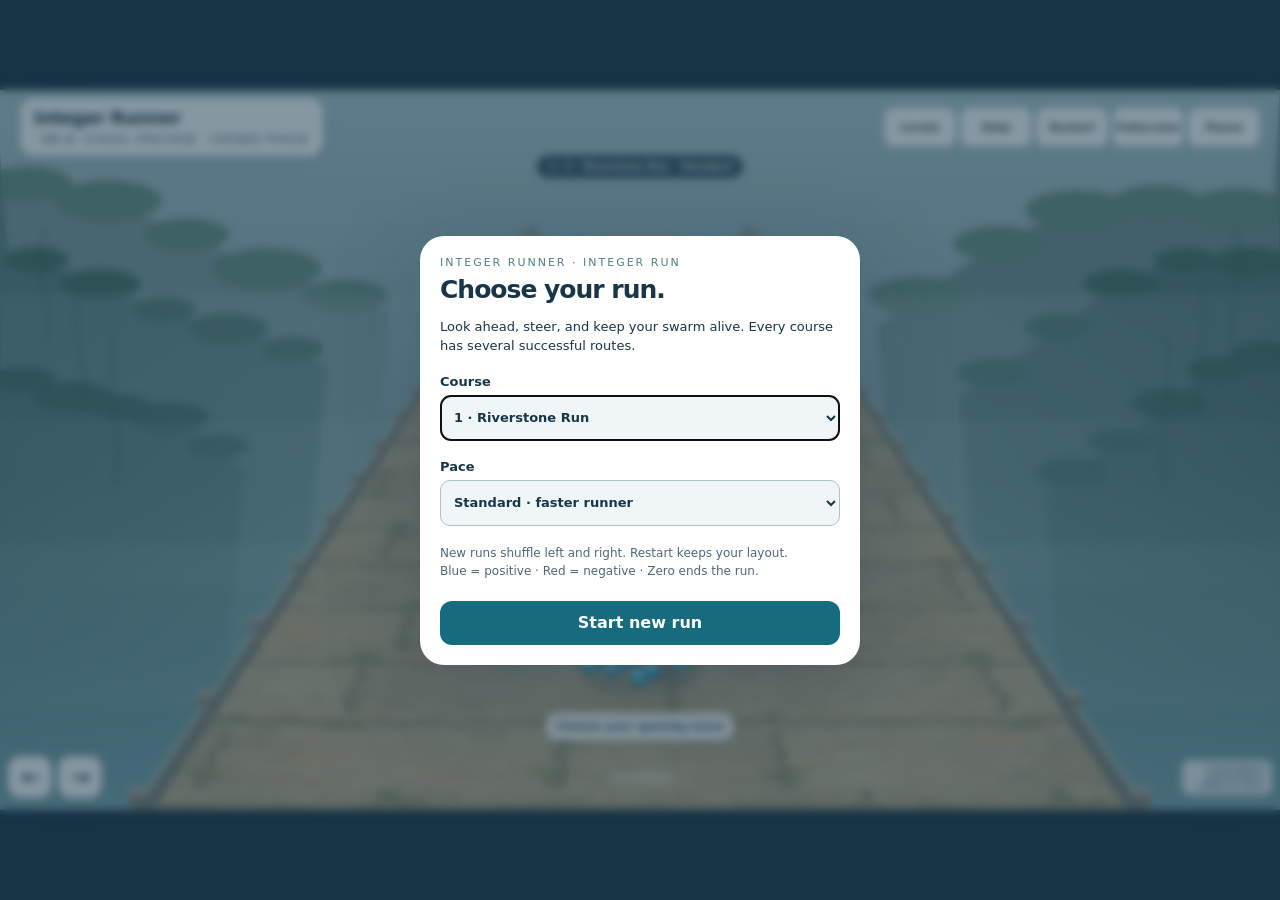
<file: integer-runner-visual/index.html>
<!doctype html>
<html lang="en"><head><meta charset="utf-8"><meta name="viewport" content="width=device-width,initial-scale=1,viewport-fit=cover"><meta name="theme-color" content="#166c7e"><title>Integer Runner — Crowd Visual Preview</title><link rel="stylesheet" href="blob-runner/src/styles.css">
<style>.release-version{display:inline-block;font:600 12px/1.3 system-ui,sans-serif;color:inherit;opacity:.8;margin:0 8px}</style></head><body><main id="stage">
<canvas id="game" aria-label="Forward scrolling signed integer swarm runner. Use left and right arrow keys or drag to steer."></canvas>
<header><div class="brand"><strong>Integer Runner</strong><span class="release-version">v0.8</span><span>Visual Preview · Crowd Phase</span></div><div class="tools"><button id="levels">Levels</button><button id="help">Help</button><button id="restart">Restart</button><button id="full">Fullscreen</button><button id="pause">Pause</button></div></header>
<div id="levelHud"></div>
<div id="notice" role="status" aria-live="polite">Look ahead. Choose your route.</div><div id="pauseVeil" hidden>Paused</div>
<footer><div class="steering"><button id="left" aria-label="Steer left">←</button><button id="right" aria-label="Steer right">→</button></div><div class="progress" aria-label="Level progress"><i id="progress"></i></div><div class="sample">Crowd detail is representative.<br>Labels are exact.</div></footer>
<dialog id="intro"><div class="eyebrow">Integer Runner · Integer Run</div><h1>Choose your run.</h1><p>Look ahead, steer, and keep your swarm alive. Every course has several successful routes.</p>
<label class="setting" for="levelSelect">Course<select id="levelSelect"><option value="0">1 · Riverstone Run</option><option value="1">2 · Amber Crossing</option><option value="2">3 · Twilight Rush</option><option value="3">4 · Dr. Fin — Boss only</option></select></label>
<label class="setting" for="difficultySelect">Pace<select id="difficultySelect"><option value="relaxed">Relaxed · more thinking time</option><option value="standard" selected>Standard · faster runner</option><option value="fast">Fast · quick decisions</option></select></label>
<p class="menuNote">New runs shuffle left and right. Restart keeps your layout.<br>Blue = positive · Red = negative · Zero ends the run.</p><button id="resumeBoss" class="primary" hidden>Continue from boss checkpoint</button><button id="begin" class="primary">Start new run</button></dialog>
<dialog id="helpDialog"><div class="eyebrow">How to play</div><h1>Look ahead. Then steer.</h1><ul><li>Use arrows, A/D, bottom arrows, or drag left/right. At operation circles, the nearest lane is selected.</li><li>Operation circles change your exact value. Negative multiplication reverses color.</li><li>Both incoming swarms move toward your group. Front contact determines which army you encounter; the other keeps approaching.</li><li>Same signs join. Opposite signs cancel at their point of front contact; equal quantities disappear together.</li><li>If your army reaches zero at any point, you lose, even if the opposing army has survivors. Sign gates span the road. Blue gates say POSITIVE +; red gates say NEGATIVE −. Choose an earlier operation that gives you the required sign.</li><li>The final gate requires <strong>0 &lt; |value| &lt; 5</strong>. The final lanes rejoin automatically. The entire swarm either passes or stops.</li><li>Levels lets you choose a course and pace. Start new run shuffles operations and the first incoming pair. Restart repeats the current layout.</li><li>After the size gate, a checkpoint saves your entry army. Face Dr. Fin in the forest arena: matching signs feed him; opposite signs shrink both armies. Touch operation circles instantly, absorb incoming blobs, and retreat before zero. Retry restarts the boss at 100 with your checkpoint army. Level 4 starts directly at the boss with 12 blobs.</li><li>Space pauses; R restarts. Escape closes Help. Fullscreen depends on browser support.</li></ul><button id="closeHelp" class="primary">Back to game</button></dialog>
<dialog id="result"><div class="eyebrow" id="resultTag"></div><h1 id="resultTitle"></h1><p id="resultText"></p><div id="history"></div><p></p><button id="nextLevel" class="primary" hidden>Next course →</button><button id="again" class="primary">Retry this layout</button><button id="chooseLevel" class="secondary">Choose course &amp; pace</button></dialog>
<script src="blob-runner/src/model.js"></script><script src="blob-runner/src/art.js"></script><script src="environment.js?v=20261119-jungle-fade"></script><script src="blob-runner/src/game.js?v=visual-crowd-1"></script></main></body></html>
</file>
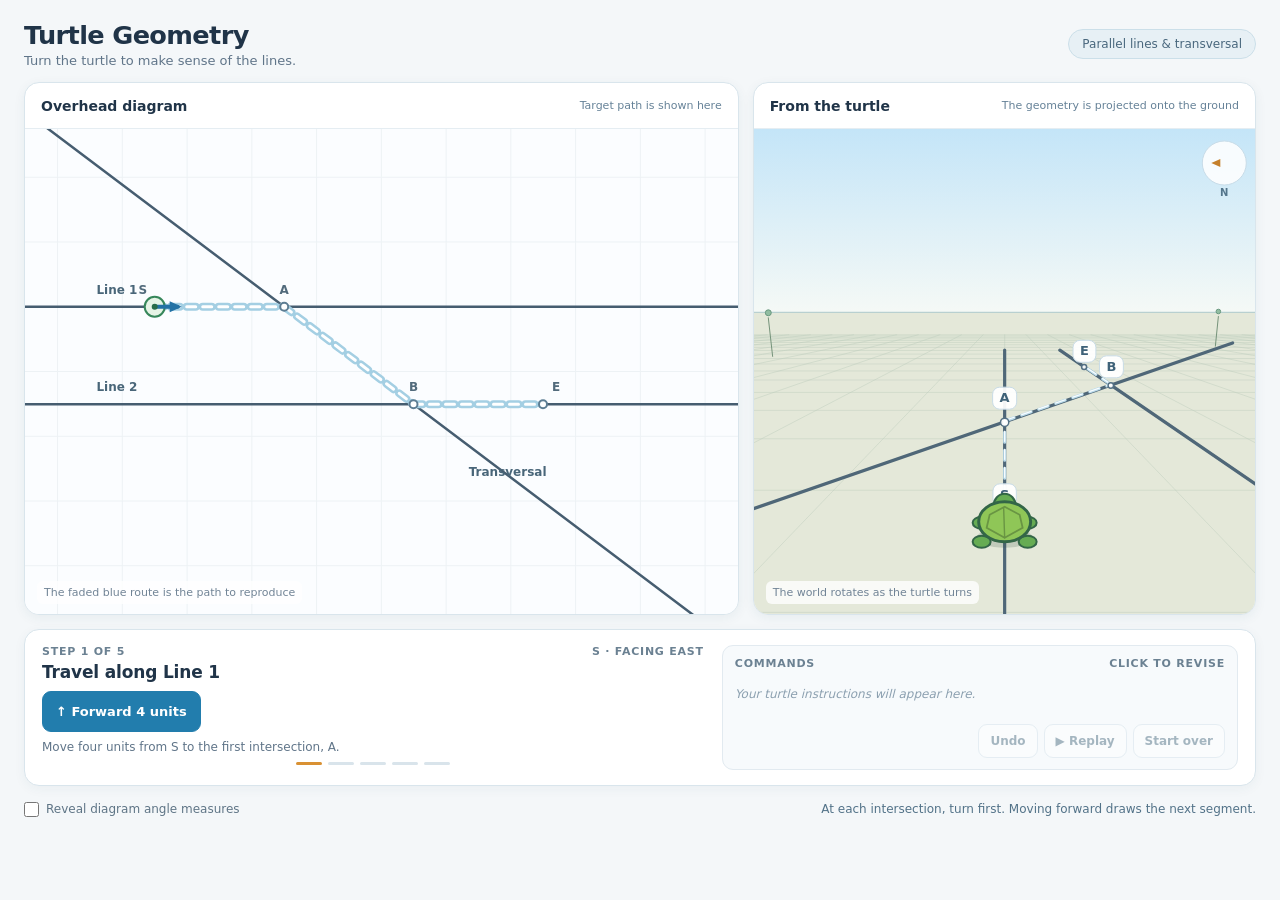
<file: turtle-geometry/index.html>
<!DOCTYPE html>
<html lang="en"><head><meta charset="utf-8"><meta name="viewport" content="width=device-width, initial-scale=1"><title>Turtle Geometry · Parallel Lines and a Transversal</title>
<style>
:root{color-scheme:light;--ink:#203448;--sub:#607589;--blue:#287fae;--blue-soft:#e4f1f8;--orange:#d78422;--cream:#fff5e4;--line:#d9e5ec;--page:#f4f7f9}*{box-sizing:border-box}body{margin:0;background:var(--page);color:var(--ink);font-family:system-ui,-apple-system,Segoe UI,Roboto,sans-serif}button,input{font:inherit}button{cursor:pointer}button:disabled{cursor:default;opacity:.4}button:focus-visible,input:focus-visible{outline:3px solid #9bd3f1;outline-offset:2px}.shell{max-width:1400px;padding:20px 24px 26px;margin:auto;display:grid;gap:14px}header{display:flex;justify-content:space-between;align-items:center;gap:16px}h1{font-size:clamp(21px,2vw,27px);letter-spacing:-.025em;margin:0;font-weight:750}header p{margin:3px 0 0;color:var(--sub);font-size:13px}.topic{font-size:12px;color:#49677d;background:#e7f0f5;border:1px solid #cbdfe9;border-radius:99px;padding:7px 13px;white-space:nowrap}.views{display:grid;grid-template-columns:minmax(0,1.42fr) minmax(0,1fr);gap:14px}.view{border:1px solid var(--line);border-radius:15px;background:#fff;overflow:hidden;min-width:0;box-shadow:0 3px 12px #274f6710}.viewtop{padding:10px 16px;display:flex;justify-content:space-between;align-items:center;border-bottom:1px solid #e5edf2;min-height:46px;gap:10px}.viewtop b{font-size:14px}.viewtop small{font-size:11px;color:#668298}.canvas-wrap{position:relative;height:clamp(330px,39vw,485px)}canvas{width:100%;height:100%;display:block;touch-action:none}.hint{position:absolute;bottom:10px;left:12px;font-size:11px;color:#718496;pointer-events:none;background:#ffffffcc;padding:5px 7px;border-radius:6px}.dock{background:#fff;border:1px solid var(--line);border-radius:15px;padding:15px 17px;display:grid;grid-template-columns:minmax(0,1fr) minmax(260px,.78fr);gap:18px;box-shadow:0 3px 12px #274f670d}.topline{display:flex;align-items:center;justify-content:space-between;gap:8px}.smallcap{text-transform:uppercase;letter-spacing:.07em;font-weight:800;font-size:11px;color:#6b8192}.prompt{margin:4px 0 9px;font-size:17px;font-weight:750;letter-spacing:-.01em}.explainer{font-size:12px;color:var(--sub);margin:8px 0 0}.btn{border:1px solid #cbdce6;background:#f9fbfd;color:#2b5169;border-radius:9px;padding:9px 13px;font-weight:750;font-size:13px;min-height:41px}.btn:hover:not(:disabled){background:#ebf4f9}.btn.main{background:#227dad;border-color:#227dad;color:#fff}.btn.main:hover:not(:disabled){background:#11658f}.btn.choose[aria-pressed="true"]{background:#e9f3f9;border-color:#5598bf;color:#0d648f}.btn.ghost{background:#fff;font-size:12px;padding:7px 11px;min-height:34px}.actions{display:flex;align-items:center;gap:8px;flex-wrap:wrap}.turnControls{display:grid;gap:10px;width:100%}.angle-row{display:flex;align-items:center;gap:10px;flex-wrap:wrap}.angle-row input[type=range]{width:min(280px,55%);min-width:135px;accent-color:#d88e31}.degreeValue{min-width:59px;text-align:right;font-weight:800;font-size:18px;font-variant-numeric:tabular-nums}.script{background:#f7fafc;border:1px solid #e2eaf0;border-radius:11px;padding:11px 12px;min-height:106px;display:flex;flex-direction:column;gap:9px}.commands{display:flex;gap:6px;flex-wrap:wrap;align-content:start;min-height:36px}.chip{border:1px solid #cbdde8;background:#fff;color:#35647c;border-radius:8px;padding:6px 8px;font:700 12px ui-monospace,SFMono-Regular,Consolas,monospace}.chip:hover{background:#e8f2f8}.chip.replay{background:#fff2de;border-color:#e3b471}.empty{font-size:12px;color:#8ca0b0;font-style:italic;align-self:center;margin-top:8px}.scriptbottom{display:flex;gap:6px;justify-content:flex-end;margin-top:auto}.feedback{color:#527288;font-size:12px;line-height:1.5;min-height:18px}.feedback strong{color:#264e67}.meterOptions{display:flex;justify-content:space-between;align-items:center;gap:12px;flex-wrap:wrap}.checkbox{display:flex;gap:7px;align-items:center;color:#5f7586;font-size:12px}.checkbox input{accent-color:#227dad;width:15px;height:15px;margin:0}.bar{display:flex;gap:6px;justify-content:center;margin-top:8px}.bar i{width:26px;height:3px;border-radius:9px;background:#d9e4eb}.bar i.done{background:#2c8bb9}.bar i.current{background:#d99133}.status{font-size:12px;color:#587286;text-align:center;min-height:18px}@media(max-width:820px){.shell{padding:10px;gap:10px}.views{grid-template-columns:1fr}.canvas-wrap{height:325px}.dock{grid-template-columns:1fr}.topic{display:none}.script{min-height:85px}.angle-row input[type=range]{width:44%}}@media(max-width:450px){.canvas-wrap{height:270px}.shell{padding:7px}.viewtop{padding:8px 10px}.dock{padding:13px}.btn{padding:8px 10px}.prompt{font-size:16px}}

.turn-slider-wrap{width:100%;max-width:480px;display:grid;gap:3px}
.angle-row input[type=range],.turn-range{width:100%!important;min-width:150px;accent-color:#d78422;cursor:pointer}
.turn-scale{display:flex;justify-content:space-between;align-items:center;font-size:12px;color:#5b7184;gap:8px;font-weight:700}
.zero-mark{border-left:2px solid #d78422;padding-left:5px;color:#bd7222}
.turn-readout{display:flex;align-items:center;gap:14px;flex-wrap:wrap}
.turn-readout .degreeValue{text-align:left;min-width:168px;font-size:16px}
.turnControls{gap:8px}
@media(max-width:450px){.turn-readout .degreeValue{min-width:145px}.turn-scale{font-size:11px}}
</style></head><body><main class="shell">
<header><div><h1>Turtle Geometry</h1><p>Turn the turtle to make sense of the lines.</p></div><div class="topic">Parallel lines &amp; transversal</div></header>
<section class="views" aria-label="Synchronized views">
<article class="view"><div class="viewtop"><b>Overhead diagram</b><small>Target path is shown here</small></div><div class="canvas-wrap"><canvas id="diagram" aria-label="Parallel lines and transversal showing the turtle, current path, and turn angles"></canvas><div class="hint" id="diagramHint">At a turn: black point · amber heading · green when aligned</div></div></article>
<article class="view"><div class="viewtop"><b>From the turtle</b><small>The geometry is projected onto the ground</small></div><div class="canvas-wrap"><canvas id="perspective" aria-label="Perspective view of the turtle moving and turning without a drawn path"></canvas><div class="hint">The world rotates as the turtle turns</div></div></article>
</section>
<section class="dock"><div class="work"><div class="topline"><span id="stepLabel" class="smallcap">Step 1 of 5</span><span id="position" class="smallcap">Start · Facing east</span></div><div id="prompt" class="prompt">Travel along Line 1</div><div id="action" class="actions"></div><p id="explain" class="explainer">Move the marked distance to the first intersection.</p><div class="bar" id="progress" aria-hidden="true"></div></div><div class="script"><div class="topline"><span class="smallcap">Commands</span><span class="smallcap">Click to revise</span></div><div class="commands" id="commands"><span class="empty">Your turtle instructions will appear here.</span></div><div class="scriptbottom"><button class="btn ghost" id="undo">Undo</button><button class="btn ghost" id="replay">▶ Replay</button><button class="btn ghost" id="reset">Start over</button></div></div></section>
<div class="meterOptions"><label class="checkbox"><input id="revealAngles" type="checkbox">Reveal diagram angle measures</label><div id="feedback" class="feedback" aria-live="polite">At each intersection, turn first. Moving forward draws the next segment.</div></div><div id="status" class="status" aria-live="polite"></div></main>
<script>
'use strict';
const $=x=>document.getElementById(x),D=Math.PI/180,TAU=2*Math.PI;
const targetTurn=37,S={x:-7,y:2},A={x:-3,y:2},B={x:A.x+5*Math.cos(targetTurn*D),y:A.y-5*Math.sin(targetTurn*D)},E={x:B.x+4,y:B.y};
const distances=[4,null,5,null,4],stepNames=['Travel along Line 1','Turn onto the transversal','Travel along the transversal','Turn onto Line 2','Travel along Line 2'];
const stepExplanations=['Move four units from S to the first intersection, A.','At A, rotate the turtle in place. Try to face down the transversal.','Move five units in the direction you chose. The turtle will not snap to the marked line.','Rotate in place again. How should this turn relate to the first?','Move four units toward the endpoint, E. Compare the route you constructed with the diagram.'];
let state={commands:[],stage:0,turn:0,animation:null,replaying:false,replayIndex:-1,reveal:false,dragging:false};
let lastTime=performance.now(),camera={x:S.x,y:S.y,h:0},currentTrace=null,mapTransform=null;
const vec=h=>({x:Math.cos(h*D),y:-Math.sin(h*D)});
const clamp=(x,lo,hi)=>Math.max(lo,Math.min(hi,x));
const norm=h=>((h%360)+360)%360;
const signed=h=>((h+540)%360)-180;
const fmt=n=>Number(n.toFixed(1)).toString();
const directionStr=h=>{const d=norm(h);return d<.5||d>359.5?'east':Math.abs(d-90)<.5?'south':Math.abs(d-180)<.5?'west':Math.abs(d-270)<.5?'north':`${fmt(d)}° clockwise from east`};
function trace(commands,index=commands.length,frac=1){let pos={...S},h=0,segments=[],turns=[],waypoints=[{...S}];for(let i=0;i<commands.length;i++){if(i>index)break;const cmd=commands[i],pct=i===index?frac:1;if(cmd.type==='move'){const f=vec(h),end={x:pos.x+f.x*cmd.amount*pct,y:pos.y+f.y*cmd.amount*pct};if(pct>0){segments.push({from:{...pos},to:{...end},distance:cmd.amount*pct});}pos=end;if(pct===1)waypoints.push({...pos});}else{if(pct>0)turns.push({pos:{...pos},start:h,sweep:cmd.amount*pct});h+=cmd.amount*pct;}if(i===index)break;}return {pos,h,segments,turns,waypoints};}
function fullTrace(){return trace(state.commands);}
function displayTrace(now){if(!state.animation)return fullTrace();const anim=state.animation;const t=clamp((now-anim.started)/anim.duration,0,1);const smooth=t*t*(3-2*t);return trace(state.commands,anim.index,smooth);}
function snapshotForPreview(now){const tr=displayTrace(now);if(!state.animation&&!state.replaying&&(state.stage===1||state.stage===3)&&state.turn!==0){tr.turns.push({pos:{...tr.pos},start:tr.h,sweep:state.turn,preview:true});tr.h+=state.turn;}return tr;}
function startAction(type,amount){if(state.animation||state.replaying||state.stage>=5)return;state.commands.push({type,amount});const index=state.commands.length-1;state.animation={index,started:performance.now(),duration:type==='move'?760:Math.max(450,Math.min(1050,Math.abs(amount)*14))};state.turn=0;renderUI();}
function advance(now){if(!state.animation)return;const anim=state.animation;if(now-anim.started>=anim.duration){state.animation=null;if(state.replaying){state.replayIndex++;if(state.replayIndex<state.commands.length){startReplayAction();}else{state.replaying=false;state.replayIndex=-1;setStatus('Replay complete.');}}else{state.stage=state.commands.length;if(state.stage===5)showResult();else setStatus('');}renderUI();}}
function startReplayAction(){state.animation={index:state.replayIndex,started:performance.now(),duration:state.commands[state.replayIndex].type==='move'?740:Math.max(420,Math.min(900,Math.abs(state.commands[state.replayIndex].amount)*12))};renderUI();}
function replay(){if(state.animation||state.replaying||!state.commands.length)return;state.replaying=true;state.replayIndex=0;startReplayAction();setStatus('Replaying your commands from S.');}
function rewind(idx){if(state.animation||state.replaying)return;state.commands=state.commands.slice(0,idx);state.stage=idx;state.turn=0;setStatus('Revised command sequence.');renderUI();}
function reset(){if(state.animation||state.replaying)return;state.commands=[];state.stage=0;state.turn=0;setStatus('');renderUI();}

function makeEl(tag,props={},text=''){const el=document.createElement(tag);for(const [k,v] of Object.entries(props)){if(k==='class')el.className=v;else if(k==='onClick')el.addEventListener('click',v);else el.setAttribute(k,v);}if(text)el.textContent=text;return el;}
function button(text,fn,cls='btn',props={}){return makeEl('button',{class:cls,type:'button',onClick:fn,...props},text);}
function setStatus(s){$('status').textContent=s;}
function showResult(){const tr=fullTrace();const deviation=Math.hypot(tr.pos.x-E.x,tr.pos.y-E.y),bearing=Math.abs(signed(tr.h));const msg=deviation<=.24&&bearing<=2?`Your endpoint matches the target closely. Final heading: ${fmt(bearing)}° from east.`:`Compare your route: endpoint ${fmt(deviation)} units from E; final direction ${fmt(bearing)}° from east.`;$('feedback').innerHTML=msg;setStatus('Select a command to revise your program, or Replay to watch it again.');}
function renderUI(){const animating=Boolean(state.animation)||state.replaying;const stage=state.stage,done=stage>=5;const action=$('action');action.replaceChildren();$('stepLabel').textContent=done?'Route complete':`Step ${stage+1} of 5`;$('prompt').textContent=done?'Compare your constructed route':stepNames[stage];$('explain').textContent=done?'A turn changes direction without changing position. Equal and opposite turns restore the original heading.':stepExplanations[stage];const tr=fullTrace();$('position').textContent=stage===0?'S · Facing east':stage===1?'At intersection A':stage===3?'Near intersection B':stage===5?'End of route':`Position (${fmt(tr.pos.x)}, ${fmt(tr.pos.y)})`;
 if(stage%2===0&&stage<5){const dist=distances[stage];const b=button(`↑ Forward ${dist} units`,()=>startAction('move',dist),'btn main');b.disabled=animating;action.append(b);}else if(stage===1||stage===3){
   const wrap=makeEl('div',{class:'turnControls'});
   const rangeWrap=makeEl('div',{class:'turn-slider-wrap'});
   const scale=makeEl('div',{class:'turn-scale'});
   scale.append(makeEl('span',{},'↶ Left 180°'),makeEl('span',{class:'zero-mark'},'0°'),makeEl('span',{},'Right 180° ↷'));
   const range=makeEl('input',{class:'turn-range',type:'range',min:-180,max:180,step:1,value:state.turn,
     'aria-label':'Rotate turtle: left 180 degrees to right 180 degrees, with zero in the center'});
   range.disabled=animating;
   rangeWrap.append(range,scale);
   const controls=makeEl('div',{class:'turn-readout'});
   const number=makeEl('span',{class:'degreeValue',id:'turnValue'},
     state.turn<0?`Left ${-state.turn}°`:state.turn>0?`Right ${state.turn}°`:'0° · Facing ahead');
   const commit=button('Record turn',()=>{if(state.turn!==0)startAction('turn',state.turn);},'btn main');
   commit.disabled=animating||state.turn===0;
   range.addEventListener('input',()=>{
     state.turn=Number(range.value);
     number.textContent=state.turn<0?`Left ${-state.turn}°`:state.turn>0?`Right ${state.turn}°`:'0° · Facing ahead';
     commit.disabled=state.turn===0;
   });
   controls.append(number,commit);wrap.append(rangeWrap,controls);action.append(wrap);
 }
 else if(done){const again=button('▶ Replay route',replay,'btn main');again.disabled=animating;action.append(again);}
 const commands=$('commands');commands.replaceChildren();if(!state.commands.length)commands.append(makeEl('span',{class:'empty'},'Your turtle instructions will appear here.'));else state.commands.forEach((c,i)=>{const text=c.type==='move'?`FORWARD ${fmt(c.amount)}`:`${c.amount>0?'RIGHT':'LEFT'} ${fmt(Math.abs(c.amount))}°`;const b=button(text,()=>rewind(i),'chip'+(state.replaying&&i===state.replayIndex?' replay':''),{title:`Revise from command ${i+1}`});b.disabled=animating;commands.append(b);});
 $('undo').disabled=animating||!state.commands.length;$('replay').disabled=animating||!state.commands.length;$('reset').disabled=animating||!state.commands.length;
 $('progress').replaceChildren(...Array.from({length:5},(_,i)=>makeEl('i',{class:i<stage?'done':i===stage?'current':''})));
 if(!done&&stage===0)$('feedback').textContent='At each intersection, turn first. Moving forward draws the next segment.';
 if(!done&&stage!==0)$('feedback').textContent=stage===1||stage===3?'Drag left or right from 0° to rotate the turtle. The orange sector shows the signed turn.':'The turtle follows the direction you gave it—without snapping to the diagram.';
 $('diagramHint').textContent=stage===1||stage===3?'Drag the turtle’s blue arrow to turn it':'The faded blue route is the path to reproduce';
}
$('undo').addEventListener('click',()=>rewind(state.commands.length-1));$('reset').addEventListener('click',reset);$('replay').addEventListener('click',replay);$('revealAngles').addEventListener('change',e=>{state.reveal=e.target.checked;});
function cv(canvas){const rect=canvas.getBoundingClientRect(),w=Math.max(1,rect.width),h=Math.max(1,rect.height),d=Math.min(2,window.devicePixelRatio||1);if(canvas.width!==Math.round(w*d)||canvas.height!==Math.round(h*d)){canvas.width=Math.round(w*d);canvas.height=Math.round(h*d);}const ctx=canvas.getContext('2d');ctx.setTransform(d,0,0,d,0,0);return {ctx,w,h};}
function segment(ctx,a,b,color,width=2,dashes=[]){ctx.save();ctx.strokeStyle=color;ctx.lineWidth=width;ctx.lineCap='round';ctx.lineJoin='round';ctx.setLineDash(dashes);ctx.beginPath();ctx.moveTo(a.x,a.y);ctx.lineTo(b.x,b.y);ctx.stroke();ctx.restore();}
function text(ctx,str,x,y,color='#435c70',size=12,weight='700',align='center'){ctx.save();ctx.font=`${weight} ${size}px system-ui`;ctx.textAlign=align;ctx.fillStyle=color;ctx.fillText(str,x,y);ctx.restore();}
function circle(ctx,p,r,fill,stroke=null,width=2){ctx.save();ctx.beginPath();ctx.arc(p.x,p.y,r,0,TAU);ctx.fillStyle=fill;ctx.fill();if(stroke){ctx.strokeStyle=stroke;ctx.lineWidth=width;ctx.stroke();}ctx.restore();}
function arrow(ctx,tip,heading,length=13,color='#206f9f'){ctx.save();ctx.translate(tip.x,tip.y);ctx.rotate(heading*D);ctx.fillStyle=color;ctx.beginPath();ctx.moveTo(0,0);ctx.lineTo(-length,-length*.45);ctx.lineTo(-length,length*.45);ctx.closePath();ctx.fill();ctx.restore();}
function toMap(w,h){const margin=Math.min(52,w*.08),worldX=18.8,worldY=10.5,scale=Math.min((w-2*margin)/worldX,(h-2*margin)/worldY);return {scale,at:p=>({x:w/2+p.x*scale,y:h/2-p.y*scale}),inv:p=>({x:(p.x-w/2)/scale,y:(h/2-p.y)/scale})};}
function arc(ctx,center,headingStart,sweep,r,fill,outlined=true){if(!sweep)return;const from=h=>({x:center.x+Math.cos(h*D)*r,y:center.y+Math.sin(h*D)*r});let steps=Math.max(5,Math.ceil(Math.abs(sweep)/4));ctx.save();ctx.fillStyle=fill;ctx.strokeStyle='#de8d25';ctx.lineWidth=2.2;ctx.beginPath();ctx.moveTo(center.x,center.y);for(let i=0;i<=steps;i++){let p=from(headingStart+sweep*i/steps);ctx.lineTo(p.x,p.y);}ctx.closePath();ctx.fill();if(outlined){ctx.beginPath();for(let i=0;i<=steps;i++){let p=from(headingStart+sweep*i/steps);if(!i)ctx.moveTo(p.x,p.y);else ctx.lineTo(p.x,p.y);}ctx.stroke();}const tip=from(headingStart+sweep),prev=from(headingStart+sweep-(sweep>0?5:-5));arrow(ctx,tip,Math.atan2(tip.y-prev.y,tip.x-prev.x)/D,8,'#cd7920');ctx.restore();}
// The look-ahead ray is amber while searching and green when it aligns with the next segment.
function alignment(tr){const turning=(state.stage===1||state.stage===3)&&!state.replaying;const atPoint=turning&&Math.hypot(tr.pos.x-(state.stage===1?A.x:B.x),tr.pos.y-(state.stage===1?A.y:B.y))<.12;const target=state.stage===1?A:state.stage===3?B:null;const destination=state.stage===1?B:state.stage===3?E:null;const bearing=destination?Math.atan2(-(destination.y-target.y),destination.x-target.x)/D:null;const matched=atPoint&&Math.abs(signed(tr.h-bearing))<.5;return {atPoint,matched,destination};}
function renderMap(tr){const {ctx,w,h}=cv($('diagram'));ctx.clearRect(0,0,w,h);ctx.fillStyle='#fbfdff';ctx.fillRect(0,0,w,h);const m=toMap(w,h);mapTransform=m;const at=m.at;
 const stepX=2,stepY=2;for(let x=-12;x<=12;x+=stepX)segment(ctx,at({x,y:-20}),at({x,y:20}),'#edf2f5',1);for(let y=-10;y<=10;y+=stepY)segment(ctx,at({x:-20,y}),at({x:20,y}),'#edf2f5',1);
 const solid='#465d70';segment(ctx,at({x:-12,y:2}),at({x:12,y:2}),solid,2.5);segment(ctx,at({x:-12,y:B.y}),at({x:12,y:B.y}),solid,2.5);
 // Extend the transversal through both intersections in both directions.
 const dx=B.x-A.x,dy=B.y-A.y,rr=4.1;segment(ctx,at({x:A.x-rr*dx,y:A.y-rr*dy}),at({x:B.x+rr*dx,y:B.y+rr*dy}),solid,2.5);
 text(ctx,'Line 1',at({x:-8.8,y:2}).x,at({x:-8.8,y:2}).y-13,'#496679',12,'700','left');text(ctx,'Line 2',at({x:-8.8,y:B.y}).x,at({x:-8.8,y:B.y}).y-13,'#496679',12,'700','left');
 text(ctx,'Transversal',at({x:3.9,y:-3.3}).x,at({x:3.9,y:-3.3}).y-2,'#496679',12);
 // The intended route is separate from the complete three-line construction.
 for(const [p,q] of [[S,A],[A,B],[B,E]])segment(ctx,at(p),at(q),'#a4cfe3',8,[9,7]);
 for(const [p,q] of [[S,A],[A,B],[B,E]])segment(ctx,at(p),at(q),'#fff',3,[9,7]);
 const look=alignment(tr);
 if(look.atPoint){const ray=vec(tr.h),q={x:tr.pos.x+ray.x*5,y:tr.pos.y+ray.y*5};segment(ctx,at(tr.pos),at(q),look.matched?'#23a16b':'#e2a044',5);if(look.matched)segment(ctx,at(tr.pos),at(look.destination),'#23a16b',6);}
 for(const s of tr.segments){segment(ctx,at(s.from),at(s.to),'#afd6e9',9);segment(ctx,at(s.from),at(s.to),'#197eb2',4.5);}
 for(const turn of tr.turns){const p=at(turn.pos);arc(ctx,p,turn.start,turn.sweep,Math.min(m.scale*.9,37),'#edab4c44',true);}
 // Reference angles are hidden until explicitly revealed.
 if(state.reveal){const aa=at(A),bb=at(B);arc(ctx,aa,0,targetTurn,Math.min(m.scale*1.35,46),'#57a88c29',true);arc(ctx,bb,targetTurn,-targetTurn,Math.min(m.scale*1.35,46),'#57a88c29',true);text(ctx,`${fmt(targetTurn)}°`,aa.x+51,aa.y+32,'#258368',13);text(ctx,`${fmt(targetTurn)}°`,bb.x+51,bb.y+32,'#258368',13);arc(ctx,aa,targetTurn,180-targetTurn,Math.min(m.scale*1.7,59),'#a778c936',false);arc(ctx,bb,targetTurn+180,180-targetTurn,Math.min(m.scale*1.7,59),'#a778c936',false);text(ctx,`${fmt(180-targetTurn)}°`,aa.x-42,aa.y+49,'#82579a',12);}
 for(const [p,label] of [[S,'S'],[A,'A'],[B,'B'],[E,'E']]){const q=at(p);const active=look.atPoint&&((state.stage===1&&label==='A')||(state.stage===3&&label==='B'));circle(ctx,q,active?7:4,active?(look.matched?'#23a16b':'#111111'):'white',active?(look.matched?'#16754d':'#111111'):'#5d7d93',2);text(ctx,label,q.x+(label==='S'?-12:label==='E'?13:0),q.y-13,'#526b7c',12);}
 const p=at(tr.pos),head=tr.h,fw={x:Math.cos(head*D),y:Math.sin(head*D)};circle(ctx,p,10,'#e6f4e6','#37875b',2);segment(ctx,p,{x:p.x+fw.x*23,y:p.y+fw.y*23},'#2372a5',4);arrow(ctx,{x:p.x+fw.x*27,y:p.y+fw.y*27},head,12,'#2372a5');circle(ctx,p,3,'#286d4a');
 if(state.stage===1||state.stage===3){if(!state.animation&&!state.replaying){circle(ctx,p,43,'#00000000','#b6d0e1',1);}}
}
function createCamera(w,h,tr,dt){const factor=1-Math.exp(-dt*5),angleDelta=signed(tr.h-camera.h);camera.h+=angleDelta*factor;camera.x+=(tr.pos.x-camera.x)*factor;camera.y+=(tr.pos.y-camera.y)*factor;let hd=camera.h*D,forward={x:Math.cos(hd),y:-Math.sin(hd)},right={x:-Math.sin(hd),y:-Math.cos(hd)};const pos={x:camera.x-forward.x*3.5,y:camera.y-forward.y*3.5,z:2.05};const tilt=.20,focal=h/(2*Math.tan(61*D/2));function coord(pt){const dx=pt.x-pos.x,dy=pt.y-pos.y,dz=(pt.z||0)-pos.z;const near=dx*forward.x+dy*forward.y,side=dx*right.x+dy*right.y;return {a:side,b:near*Math.sin(tilt)+dz*Math.cos(tilt),z:near*Math.cos(tilt)-dz*Math.sin(tilt)};}
 return {pos,forward,right,focal,tilt,coord,project(pt){const a=coord(pt);if(a.z<.15)return null;return {x:w*.5+focal*a.a/a.z,y:h*.55-focal*a.b/a.z,depth:a.z};},screen(c){return {x:w*.5+focal*c.a/c.z,y:h*.55-focal*c.b/c.z};}};}
function perspectiveSegment(ctx,cam,a,b,color,width=1,dashes=[]){let p=cam.coord(a),q=cam.coord(b),near=.16;if(p.z<near&&q.z<near)return;if(p.z<near){const t=(near-p.z)/(q.z-p.z);p={a:p.a+(q.a-p.a)*t,b:p.b+(q.b-p.b)*t,z:near};}if(q.z<near){const t=(near-q.z)/(p.z-q.z);q={a:q.a+(p.a-q.a)*t,b:q.b+(p.b-q.b)*t,z:near};}segment(ctx,cam.screen(p),cam.screen(q),color,width,dashes);}
function perspectivePointLabel(ctx,cam,p,label){const base=cam.project({...p,z:.02}),tag=cam.project({...p,z:.35});if(!base||!tag)return;const r=clamp(32/base.depth,2.5,7);circle(ctx,base,r,'#ffffffee','#537084',1.5);ctx.save();ctx.font='700 13px system-ui';const padX=7,padY=5;const tw=ctx.measureText(label).width;const bx=tag.x-(tw/2+padX),by=tag.y-18,bw=tw+padX*2,bh=22;ctx.fillStyle='#ffffffee';ctx.strokeStyle='#c8dbe6';ctx.lineWidth=1;ctx.beginPath();ctx.roundRect(bx,by,bw,bh,7);ctx.fill();ctx.stroke();ctx.textAlign='center';ctx.textBaseline='middle';ctx.fillStyle='#3f6278';ctx.fillText(label,tag.x,by+bh/2+.5);ctx.restore();}
function renderPerspective(tr,dt){const {ctx,w,h}=cv($('perspective'));ctx.clearRect(0,0,w,h);const cam=createCamera(w,h,tr,dt),horizon=h*.55-cam.focal*Math.tan(cam.tilt);
 const sky=ctx.createLinearGradient(0,0,0,horizon);sky.addColorStop(0,'#c4e5f8');sky.addColorStop(1,'#f5f9f6');ctx.fillStyle=sky;ctx.fillRect(0,0,w,Math.max(0,horizon));ctx.fillStyle='#e4e8d9';ctx.fillRect(0,Math.max(0,horizon),w,h);segment(ctx,{x:0,y:horizon},{x:w,y:horizon},'#b8d0d0',1.2);
 // Ground grid plus the actual geometry diagram projected onto the floor.
 for(let x=-28;x<=28;x+=2)perspectiveSegment(ctx,cam,{x,y:-28,z:.01},{x,y:28,z:.01},'#bacabc70',1);
 for(let y=-28;y<=28;y+=2)perspectiveSegment(ctx,cam,{x:-28,y,z:.01},{x:28,y,z:.01},'#bacabc70',1);
 const solid='#4f6778';
 perspectiveSegment(ctx,cam,{x:-12,y:2,z:.03},{x:12,y:2,z:.03},solid,3.2);
 perspectiveSegment(ctx,cam,{x:-12,y:B.y,z:.03},{x:12,y:B.y,z:.03},solid,3.2);
 const dx=B.x-A.x,dy=B.y-A.y,rr=4.1;
 perspectiveSegment(ctx,cam,{x:A.x-rr*dx,y:A.y-rr*dy,z:.03},{x:B.x+rr*dx,y:B.y+rr*dy,z:.03},solid,3.2);
 for(const [p,q] of [[S,A],[A,B],[B,E]]) perspectiveSegment(ctx,cam,{...p,z:.045},{...q,z:.045},'#bcdceb',3,[10,8]);
 for(const [p,q] of [[S,A],[A,B],[B,E]]) perspectiveSegment(ctx,cam,{...p,z:.055},{...q,z:.055},'#f9fdff',1.2,[10,8]);
 const look=alignment(tr);
 if(look.atPoint){const v=vec(tr.h),q={x:tr.pos.x+v.x*5,y:tr.pos.y+v.y*5};perspectiveSegment(ctx,cam,{...tr.pos,z:.095},{...q,z:.095},look.matched?'#23a16b':'#e2a044',5);if(look.matched)perspectiveSegment(ctx,cam,{...tr.pos,z:.11},{...look.destination,z:.11},'#23a16b',6);}
 perspectivePointLabel(ctx,cam,S,'S'); perspectivePointLabel(ctx,cam,A,'A'); perspectivePointLabel(ctx,cam,B,'B'); perspectivePointLabel(ctx,cam,E,'E');
 if(look.atPoint){const q=cam.project({...tr.pos,z:.12});if(q)circle(ctx,q,clamp(40/q.depth,4,11),look.matched?'#23a16b':'#111111');}
 const markers=[{x:-14,y:12,z:0},{x:-12,y:-8,z:0},{x:9,y:13,z:0},{x:15,y:-11,z:0},{x:0,y:18,z:0}];for(const t of markers){const p=cam.project({...t,z:0}),top=cam.project({...t,z:1.8});if(!p||!top)continue;const r=clamp(58/p.depth,2,15);segment(ctx,p,top,'#75937a',Math.max(1,r*.3));circle(ctx,{x:top.x,y:top.y-5},r,'#91bda1','#6a9980',1);}
 // Turtle shape is viewed from just behind, centered. A fixed heading marker remains visible during turns.
 const base=cam.project({...tr.pos,z:.03});if(base){ctx.save();ctx.translate(base.x,base.y);ctx.fillStyle='#35514233';ctx.beginPath();ctx.ellipse(0,4,28,10,0,0,TAU);ctx.fill();ctx.fillStyle='#66ac53';ctx.strokeStyle='#336647';ctx.lineWidth=2;for(let sx of [-23,23])for(let sy of [-11,8]){ctx.beginPath();ctx.ellipse(sx,sy,9,6,0,0,TAU);ctx.fill();ctx.stroke();}ctx.beginPath();ctx.ellipse(0,-28,11,12,0,0,TAU);ctx.fill();ctx.stroke();ctx.fillStyle='#8fc657';ctx.lineWidth=3;ctx.beginPath();ctx.ellipse(0,-12,26,20,0,0,TAU);ctx.fill();ctx.stroke();ctx.strokeStyle='#699543';ctx.lineWidth=1.8;ctx.beginPath();ctx.moveTo(-15,-19);ctx.lineTo(0,-27);ctx.lineTo(15,-19);ctx.lineTo(18,-6);ctx.lineTo(0,4);ctx.lineTo(-18,-6);ctx.closePath();ctx.stroke();segment(ctx,{x:-1,y:-26},{x:0,y:4},'#699543',1.4);ctx.restore();}
 // Small compass for frame of reference, not a target guide.
 const cx=w-31,cy=34;circle(ctx,{x:cx,y:cy},22,'#ffffffdd','#c8dce8',1);const northAngle=180-camera.h;arrow(ctx,{x:cx+Math.cos(northAngle*D)*13,y:cy+Math.sin(northAngle*D)*13},northAngle,9,'#c5802b');text(ctx,'N',cx,cy+33,'#53758b',10);
}
function diagramPointer(e){if(!(state.stage===1||state.stage===3)||state.animation||state.replaying||!mapTransform)return;const r=$('diagram').getBoundingClientRect(),p={x:e.clientX-r.left,y:e.clientY-r.top},tr=fullTrace(),center=mapTransform.at(tr.pos),dx=p.x-center.x,dy=p.y-center.y;if(Math.hypot(dx,dy)<10)return;let pointer=Math.atan2(dy,dx)/D;let delta=signed(pointer-tr.h);state.turn=Math.round(delta);renderUI();}
$('diagram').addEventListener('pointerdown',e=>{if(!(state.stage===1||state.stage===3)||state.animation||state.replaying)return;state.dragging=true;$('diagram').setPointerCapture(e.pointerId);diagramPointer(e);});$('diagram').addEventListener('pointermove',e=>{if(state.dragging)diagramPointer(e);});$('diagram').addEventListener('pointerup',()=>{state.dragging=false;});$('diagram').addEventListener('pointercancel',()=>{state.dragging=false;});
function frame(now){const dt=clamp((now-lastTime)/1000,.001,.07);lastTime=now;advance(now);const tr=snapshotForPreview(now);renderMap(tr);renderPerspective(tr,dt);requestAnimationFrame(frame);}renderUI();requestAnimationFrame(frame);
</script></body></html>
</file>
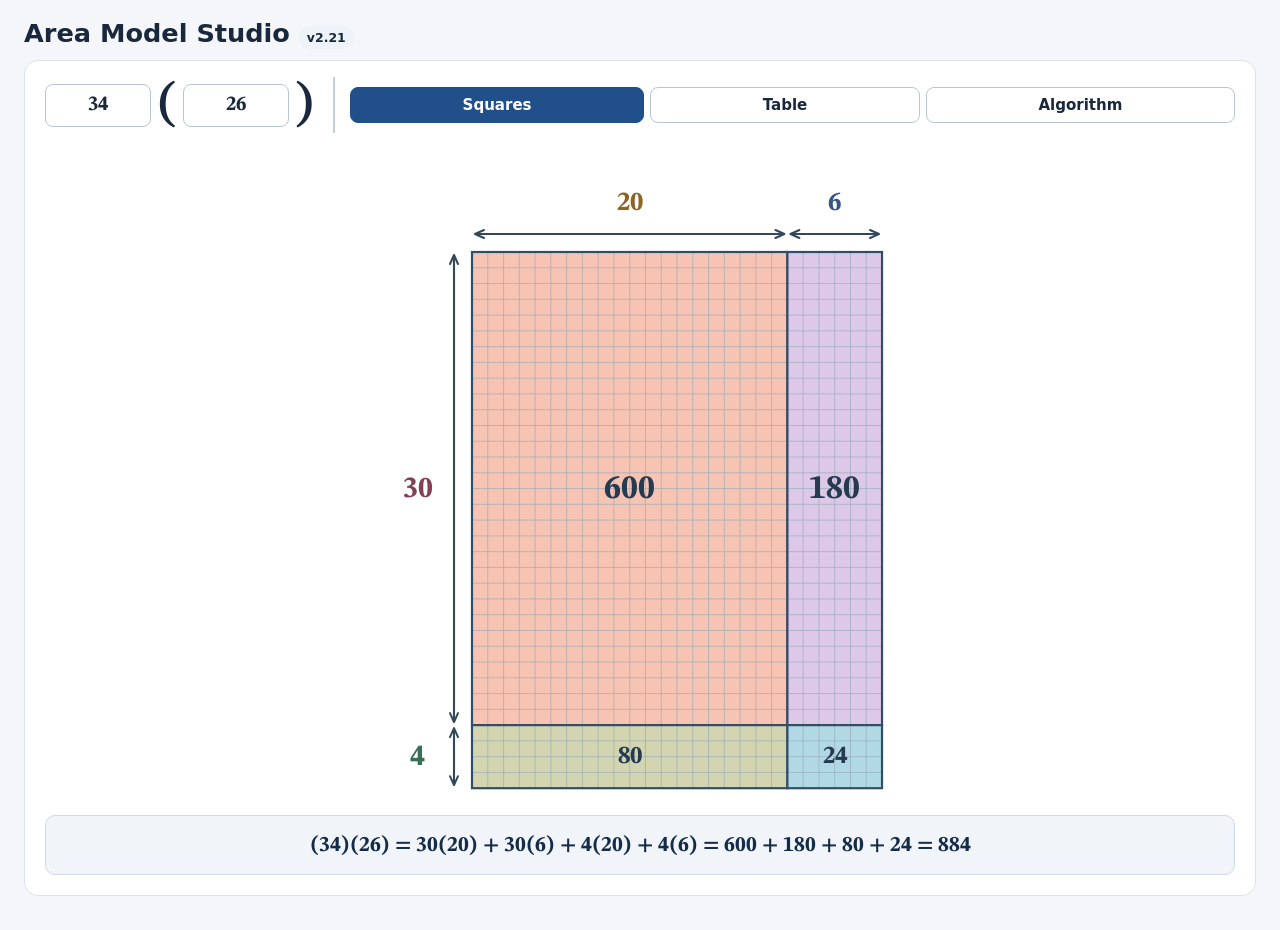
<file: area-model-studio-v1.html>
<!doctype html><html lang="en"><head><meta charset="utf-8"><meta name="viewport" content="width=device-width,initial-scale=1"><title>Area Model Studio v2.21</title>
<link rel="preconnect" href="https://fonts.googleapis.com">
<link rel="preconnect" href="https://fonts.gstatic.com" crossorigin>
<link href="https://fonts.googleapis.com/css2?family=STIX+Two+Text:ital,wght@0,400;0,500;0,600;0,700;1,400;1,500;1,600;1,700&display=swap" rel="stylesheet">
<style>
:root{font-family:system-ui,-apple-system,Segoe UI,sans-serif;color:#19283c;background:#f4f6fa}*{box-sizing:border-box}body{margin:0}main{max-width:1380px;margin:auto;padding:18px 24px}h1{font-size:1.6rem;margin:0}p{color:#546579}header{margin-bottom:12px}.panel{background:white;border:1px solid #dce3ec;border-radius:14px;padding:18px;margin-bottom:16px}.app-panel{padding:16px 20px 20px}.toolbar{display:flex;align-items:center;justify-content:space-between;gap:12px;flex-wrap:wrap;margin-bottom:6px}.controls{display:flex;gap:6px;align-items:center;flex:0 0 auto;border-right:2px solid #c2cfe0;padding-right:18px;margin-right:3px}label{font-size:.9rem;font-weight:750;display:grid;gap:4px}input,select,button{font:inherit;border:1px solid #b8c5d5;border-radius:8px;padding:9px 11px;background:white;color:#19283c}input{width:106px;font-size:1.25rem;font-weight:800;text-align:center;padding:7px 8px}.factor-paren{
 font-family:"STIX Two Text",Georgia,"Times New Roman",serif;
 font-size:3.2rem;
 font-weight:600;
 line-height:1;
 color:#19283c;
 height:56px;
 display:inline-flex;
 align-items:center;
 justify-content:center;
 flex:0 0 auto
}button{cursor:pointer}button:hover{border-color:#466ca5}button.active{background:#204f8a;color:white;border-color:#204f8a}.tabs{display:flex;gap:6px;flex:1 1 500px;justify-content:space-between;flex-wrap:wrap}.tabs button{flex:1 1 auto;min-width:0;font-size:.94rem;font-weight:750;padding:8px 10px}.tabs button[hidden]{display:none}.bar{font-size:1.08rem;display:flex;justify-content:space-between;align-items:center;gap:10px;flex-wrap:wrap}.muted{color:#66768a;font-size:.88rem}.math{font-size:1.5rem;font-weight:650;line-height:1.55;overflow-wrap:anywhere}.error{color:#a11d2c;min-height:1.3em}.stage{overflow:auto;min-height:360px;padding:14px 4px 24px;display:flex;flex-direction:column;align-items:center;justify-content:center;gap:8px}.stage>div{flex-shrink:0}.gridModel{display:grid;gap:4px;min-width:0;width:100%;max-width:1150px;margin:auto}.cell,.head{display:flex;align-items:center;justify-content:center;text-align:center;padding:8px;min-width:55px;min-height:55px;border-radius:3px}.head{font-weight:700;font-size:1.3rem;background:#edf1f7}.cell{border:1px solid #7d9dbb;background:#d9eaf9;font-size:1.45rem;font-weight:700;position:relative;flex-direction:column;gap:8px}.cell small{color:#283e52;font-size:1.03rem;font-weight:700}
.gridModel .head{font-size:clamp(1.5rem,2vw,2rem);font-weight:700}
.gridModel .cell strong{font-size:clamp(1.8rem,2.7vw,2.45rem);line-height:1.15}
.gridModel .cell small{font-size:clamp(1.15rem,1.6vw,1.4rem);font-weight:650;line-height:1.2}.tileStage{display:flex;justify-content:center;align-items:center;min-height:400px}.tileGrid{display:grid;border:2px solid #52667e;background:#fff;gap:1px;max-width:100%;overflow:auto}.tile{display:flex;align-items:center;justify-content:center;border:1px solid #597d9b;background:#b9d9f5;color:#163b62;font-weight:650;font-size:.85rem;min-width:23px;min-height:23px}.tile.x2{background:#9fc7ed}.tile.x{background:#c3e4d4;color:#174b36}.tile.unit{background:#f8e3b4;color:#6c4d15}.tile.neg{background:#f4c3c3;color:#812b2b}.tileNote{font-size:.85rem;color:#586a7d;text-align:center;margin-top:8px}.algorithm{font-family:"STIX Two Text",Georgia,"Times New Roman",serif;font-variant-numeric:lining-nums tabular-nums;font-size:clamp(1.5rem,2.5vw,2rem);font-weight:750;line-height:1.55;display:table;margin:12px auto}.alg-line{white-space:pre;text-align:right;padding:0 14px;min-width:7ch}.alg-rule{height:0;border-top:2.5px solid #273d53;margin:3px 0}.steps{width:100%;font-size:clamp(1.05rem,1.7vw,1.5rem);font-weight:700;background:#f1f5fa;border:1px solid #cfdae9;border-radius:10px;padding:14px 18px;line-height:1.4;overflow-x:auto;white-space:nowrap;text-align:center;color:#142c4a}.steps .math{font-size:1.2rem;line-height:1.5}.examples{display:flex;gap:7px;flex-wrap:wrap;margin-top:12px}.examples button{font-size:.85rem;padding:6px 9px}.pill{font-size:.78rem;font-weight:600;background:#eef3fa;padding:4px 8px;border-radius:20px}.sr{position:absolute;left:-9999px}@media(max-width:700px){main{padding:10px}.panel{padding:10px}.toolbar{align-items:center}.controls{padding-right:12px;margin-right:0}.tabs{flex:1 1 100%;justify-content:flex-start}.tabs button{font-size:.86rem;padding:7px 9px}input{width:84px}.stage{padding:8px 0;min-height:280px}.steps{text-align:left}}



@media(max-width:1050px){.controls{border-right:0;border-bottom:2px solid #c2cfe0;padding-right:0;padding-bottom:10px;margin-bottom:3px}.tabs{flex-basis:100%}}
.algebra-tile-label{font-family:"STIX Two Text",Georgia,"Times New Roman",serif;font-weight:700;letter-spacing:0;font-synthesis:none}
.algebra-tile-expression{display:inline-flex;align-items:baseline;justify-content:center;white-space:nowrap;line-height:1.05}
.algebra-tile-variable{font-family:"STIX Two Text",Georgia,"Times New Roman",serif;font-style:italic;font-weight:700}
.algebra-tile-expression sup{font-size:.67em;line-height:0;position:relative;top:-.32em;font-style:normal}
.stage,.steps,.controls input{font-family:"STIX Two Text",Georgia,"Times New Roman",serif;font-weight:700;font-variant-numeric:lining-nums tabular-nums}
.controls input{height:43px;font-size:1.3rem;line-height:1.3;flex:0 0 auto}
.math-variable{font-family:inherit;font-style:italic;font-weight:700}
</style></head><body><main>
<header><h1>Area Model Studio <span class="pill">v2.21</span></h1></header>
<section class="panel app-panel">
<div class="toolbar">
<div class="controls" aria-label="Multiplication factors">
<input id="a" value="34" aria-label="First factor" inputmode="text" spellcheck="false">
<span class="factor-paren" aria-hidden="true">(</span>
<input id="b" value="26" aria-label="Second factor" inputmode="text" spellcheck="false">
<span class="factor-paren" aria-hidden="true">)</span>
</div>
<nav class="tabs" role="tablist" aria-label="Representation">
<button class="active" data-mode="squares" role="tab" aria-selected="true">Squares</button>
<button data-mode="tiles" role="tab" aria-selected="false">Algebra tiles</button>
<button data-mode="numeric" role="tab" aria-selected="false">Table</button>
<button data-mode="algorithm" role="tab" aria-selected="false">Algorithm</button>
</nav></div>
<div class="error" id="error" role="alert"></div>
<div class="stage" id="stage"></div>
<div class="steps" id="steps"></div>
</section></main>
<script>
// Option A: amber/blue columns and coral/sage rows. Further colors extend the pattern for three or four partitions.
const MODEL_PALETTE={
 cols:[[240,174,60],[95,148,230],[166,125,205],[81,173,175]],
 rows:[[226,109,146],[101,190,150],[136,151,203],[208,165,111]]
};
const toneInk=(kind,index)=>'rgb('+MODEL_PALETTE[kind][index%MODEL_PALETTE[kind].length].map(v=>Math.round(v*.58)).join(',')+')';
const toOKLab=(rgb)=>{
 const [r,g,b]=rgb.map(v=>v/255).map(v=>v<=.04045?v/12.92:Math.pow((v+.055)/1.055,2.4));
 const l=Math.cbrt(.4122214708*r+.5363325363*g+.0514459929*b);
 const m=Math.cbrt(.2119034982*r+.6806995451*g+.1073969566*b);
 const n=Math.cbrt(.0883024619*r+.2817188376*g+.6299787005*b);
 return [.2104542553*l+.793617785*m-.0040720468*n,1.9779984951*l-2.428592205*m+.4505937099*n,.0259040371*l+.7827717662*m-.808675766*n];
};
const fromOKLab=(L,a,b)=>{
 const l=Math.pow(L+.3963377774*a+.2158037573*b,3),m=Math.pow(L-.1055613458*a-.0638541728*b,3),n=Math.pow(L-.0894841775*a-1.291485548*b,3);
 return [4.0767416621*l-3.3077115913*m+.2309699292*n,-1.2684380046*l+2.6097574011*m-.3413193965*n,-.0041960863*l-.7034186147*m+1.707614701*n]
 .map(v=>{v=Math.max(0,v);return Math.max(0,Math.min(255,Math.round(255*(v<=.0031308?12.92*v:1.055*Math.pow(v,1/2.4)-.055))))});
};
const tone=(kind,index)=>'rgb('+MODEL_PALETTE[kind][index%MODEL_PALETTE[kind].length].join(',')+')';
const toneSoft=(kind,index)=>'rgb('+MODEL_PALETTE[kind][index%MODEL_PALETTE[kind].length].map(v=>Math.round(v*.43+255*.57)).join(',')+')';
const mixedTone=(ri,ci)=>{
 const a=toOKLab(MODEL_PALETTE.rows[ri%MODEL_PALETTE.rows.length]),b=toOKLab(MODEL_PALETTE.cols[ci%MODEL_PALETTE.cols.length]);
 // Equal perceived lightness; moderate chroma for legible grid lines and navy text.
 return 'rgb('+fromOKLab(.86,(a[1]+b[1])*.275,(a[2]+b[2])*.275).join(',')+')';
};
function drawDimensionArrows(svg,ns,origin,unit,top,left){
 const make=(tag,attrs)=>{const e=document.createElementNS(ns,tag);Object.entries(attrs).forEach(([k,v])=>e.setAttribute(k,String(v)));svg.appendChild(e);return e};
 const arrow=(x1,y1,x2,y2)=>{
  const horiz=y1===y2,head=9,half=4;
  make('line',{x1,y1,x2,y2,stroke:'#33485d','stroke-width':2.1});
  if(horiz){
   make('path',{d:'M'+(x1+head)+' '+(y1-half)+'L'+x1+' '+y1+'L'+(x1+head)+' '+(y1+half),fill:'none',stroke:'#33485d','stroke-width':2,'stroke-linecap':'round','stroke-linejoin':'round'});
   make('path',{d:'M'+(x2-head)+' '+(y2-half)+'L'+x2+' '+y2+'L'+(x2-head)+' '+(y2+half),fill:'none',stroke:'#33485d','stroke-width':2,'stroke-linecap':'round','stroke-linejoin':'round'});
  }else{
   make('path',{d:'M'+(x1-half)+' '+(y1+head)+'L'+x1+' '+y1+'L'+(x1+half)+' '+(y1+head),fill:'none',stroke:'#33485d','stroke-width':2,'stroke-linecap':'round','stroke-linejoin':'round'});
   make('path',{d:'M'+(x2-half)+' '+(y2-head)+'L'+x2+' '+y2+'L'+(x2+half)+' '+(y2-head),fill:'none',stroke:'#33485d','stroke-width':2,'stroke-linecap':'round','stroke-linejoin':'round'});
  }
 };
 const label=(x,y,value,color,size=27)=>{
  const e=make('text',{x,y,'text-anchor':'middle','dominant-baseline':'central','font-size':size,'font-weight':700,fill:color});
  e.textContent=textTerm(value);
 };
 let x=origin;
 top.forEach((part,ci)=>{
  const len=part.c*unit;
  if(part.c!==1&&len>=42)arrow(x+3,origin-18,x+len-3,origin-18);
  label(x+len/2,origin-49,part,toneInk('cols',ci),Math.min(27,Math.max(21,len/2)));
  x+=len;
 });
 let y=origin;
 left.forEach((part,ri)=>{
  const len=part.c*unit;
  if(part.c!==1&&len>=42)arrow(origin-18,y+3,origin-18,y+len-3);
  label(origin-54,y+len/2,part,toneInk('rows',ri),Math.min(30,Math.max(23,len/2)));
  y+=len;
 });
}
const $=id=>document.getElementById(id);let mode='squares',current=null;
const fmt=n=>String(n).replace(/^-/, '−');const signTerm=(c,p,first)=>{if(!c)return '';let s=c<0?'−':first?'':'+';let a=Math.abs(c);return s+(p?(a===1?'':a)+(p===2?'x²':'x'):a)};
function polyText(p){let out='';for(let i=2;i>=0;i--)if(p[i])out+=signTerm(p[i],i,!out);return out||'0'}
function parse(raw){let s=raw.replace(/\s/g,'').replace(/−/g,'-').replace(/\*/g,'').replace(/\(/g,'').replace(/\)/g,'');if(!s||!/^[+\-\dxX]+$/.test(s))throw Error('Use numbers and x, such as 34, 2x+3, or x−5.');s=s.replace(/X/g,'x').replace(/x/g,'x');if(!/^[+-]/.test(s))s='+'+s;let parts=s.match(/[+-][^+-]+/g)||[];let out=[0,0,0];for(let t of parts){let sign=t[0]==='-'?-1:1,v=t.slice(1);if(/^\d+$/.test(v))out[0]+=sign*Number(v);else if(/^(\d*)x$/.test(v))out[1]+=sign*Number(v.slice(0,-1)||1);else throw Error('Each factor can contain constants and x terms (no powers yet).')}if(!Number.isSafeInteger(out[0])||!Number.isSafeInteger(out[1]))throw Error('Number is too large.');return out}
function parts(p){if(p[1]){let a=[];if(p[1])a.push({c:p[1],pow:1});if(p[0])a.push({c:p[0],pow:0});return a}let n=p[0],sg=Math.sign(n)||1,abs=Math.abs(n);if(abs===0)return [{c:0,pow:0}];let digs=String(abs).split('').map((v,i)=>Number(v)*10**(String(abs).length-i-1)).filter(Boolean);return digs.map(c=>({c:c*sg,pow:0}))}
function textTerm(t){return polyText([t.pow===0?t.c:0,t.pow===1?t.c:0,t.pow===2?t.c:0])}
function product(a,b){return {c:a.c*b.c,pow:a.pow+b.pow}}
function result(p,q){return [p[0]*q[0],p[0]*q[1]+p[1]*q[0],p[1]*q[1]]}
function safe(s){return String(s).replace(/[&<>"']/g,c=>({'&':'&amp;','<':'&lt;','>':'&gt;','"':'&quot;',"'":'&#39;'}[c]))}
function cell(t){return safe(textTerm(t))}
function setMathText(node,value){node.innerHTML=safe(value).replace(/x/g,'<span class="math-variable">x</span>')}
function render(){
 if(!current)return;
 const {p,q,top,left,r}=current,hide=false;
 $('stage').innerHTML='';
 if(mode==='numeric')drawNumeric(top,left,hide);
 if(mode==='squares')drawSquares(top,left,hide);
 if(mode==='tiles')drawTiles(top,left,hide);
 if(mode==='algorithm')drawAlgorithm(p,q,top,left,hide);
 const terms=left.flatMap(l=>top.map(t=>product(l,t)));
 const formatSum=items=>items.join(' + ').replace(/\+ −/g,'− ');
 const expression='('+polyText(p)+')('+polyText(q)+') = '+formatSum(left.flatMap(l=>top.map(t=>textTerm(l)+'('+textTerm(t)+')')))+' = '+formatSum(terms.map(textTerm))+' = '+polyText(r);
 $('steps').innerHTML=safe(expression).replace(/x/g,'<span class="math-variable">x</span>');
}
function drawNumeric(top,left,hide){
 const stage=$('stage'),grid=document.createElement('div');grid.className='gridModel';
 // Use a compact, centered near-square table for multiple rows; keep a single row short and rectangular.
 // Allow long expressions to widen cells when needed, with scrolling as a last resort.
 const cols=top.length,rows=left.length;
 const longest=Math.max(...top.flatMap(t=>left.map(l=>'('+textTerm(l)+')('+textTerm(t)+')')).map(v=>v.length),5);
 const minCellWidth=Math.max(150,Math.min(340,Math.ceil(longest*15+32)));
 const headerWidth=72,headerHeight=64;
 const stageWidth=Math.max(300,(stage.clientWidth||1100)-24);
 const targetWidth=Math.max(headerWidth+cols*minCellWidth,Math.min(rows===1&&cols===1?390:630,stageWidth));
 const targetHeight=rows===1?headerHeight+150:Math.max(headerHeight+rows*112,Math.min(590,targetWidth*.91));
 const cellWidth=Math.max(minCellWidth,Math.round((targetWidth-headerWidth-4*cols)/cols));
 const cellHeight=rows===1?150:Math.max(112,Math.round((targetHeight-headerHeight-4*rows)/rows));
 grid.style.width='max-content';
 grid.style.maxWidth='none';
 grid.style.minWidth='0';
 grid.style.gridTemplateColumns=headerWidth+'px '+top.map(()=>cellWidth+'px').join(' ');
 grid.style.gridTemplateRows=headerHeight+'px '+left.map(()=>cellHeight+'px').join(' ');
 const add=(cls,txt,sub,bg)=>{
   const d=document.createElement('div');d.className=cls;
   if(bg)d.style.backgroundColor=bg;
   if(cls==='cell'){const strong=document.createElement('strong');setMathText(strong,txt);d.appendChild(strong);
     if(sub){const small=document.createElement('small');setMathText(small,sub);d.appendChild(small)}}
   else setMathText(d,txt);
   grid.appendChild(d);
 };
 add('head','·',null,'#e9edf1');top.forEach((t,ci)=>add('head',textTerm(t),null,tone('cols',ci)));
 left.forEach((l,ri)=>{add('head',textTerm(l),null,tone('rows',ri));top.forEach((t,ci)=>add('cell',hide?'?':textTerm(product(l,t)),'('+textTerm(l)+')('+textTerm(t)+')',mixedTone(ri,ci)))});
 const wrap=document.createElement('div');wrap.style.cssText='max-width:100%;overflow:auto;margin:0 auto';wrap.appendChild(grid);stage.appendChild(wrap);
}
function drawSquares(top,left,hide){
 const numeric=top.every(t=>t.pow===0&&t.c>=0)&&left.every(t=>t.pow===0&&t.c>=0);
 if(!numeric){drawNumeric(top,left,hide);return}
 const w=top.reduce((s,t)=>s+t.c,0),h=left.reduce((s,t)=>s+t.c,0);
 if(!w||!h){$('stage').textContent='Zero area: '+w+' × '+h+' = 0';return}
 const origin=78,stage=$('stage'),available=Math.max(260,Math.min(1240,(stage.clientWidth||1200)-28));
 const viewportH=Number.isFinite(window.innerHeight)?window.innerHeight:900;
 const stageTop=stage.getBoundingClientRect?Math.max(140,stage.getBoundingClientRect().top):180;
 const steps=$('steps'),stepsHeight=steps.getBoundingClientRect?Math.max(74,steps.getBoundingClientRect().height):84;
 // Reserve room for the equation and panel margins; shrink the unit grid to fit the visible screen.
 const availableH=Math.max(230,Math.min(760,viewportH-stageTop-stepsHeight-44));
 const unit=Math.max(2.5,Math.min(180,(available-origin-12)/w,(availableH-origin-8)/h)),ns='http://www.w3.org/2000/svg';
 const svg=document.createElementNS(ns,'svg');svg.setAttribute('width',w*unit+origin+3);svg.setAttribute('height',h*unit+origin+3);
 svg.setAttribute('viewBox','0 0 '+(w*unit+origin+3)+' '+(h*unit+origin+3));svg.style.cssText='display:block;margin:auto;max-width:none';
 const add=(tag,attrs)=>{let e=document.createElementNS(ns,tag);Object.entries(attrs).forEach(([k,v])=>e.setAttribute(k,String(v)));svg.appendChild(e);return e};
 let y=origin;
 left.forEach((row,ri)=>{let x=origin;top.forEach((col,ci)=>{
  const ww=col.c*unit,hh=row.c*unit;
  add('rect',{x,y,width:ww,height:hh,fill:mixedTone(ri,ci)});
  if(unit>=2.5 && col.c<=140 && row.c<=140){const d=[];for(let j=1;j<col.c;j++)d.push('M'+(x+j*unit)+' '+y+'v'+hh);for(let j=1;j<row.c;j++)d.push('M'+x+' '+(y+j*unit)+'h'+ww);add('path',{d:d.join(' '),fill:'none',stroke:'#96acb9','stroke-width':Math.min(.65,unit*.17)})}
  add('rect',{x,y,width:ww,height:hh,fill:'none',stroke:'#344d66','stroke-width':2.2});
  if(ww>=34&&hh>=28){const t=add('text',{x:x+ww/2,y:y+hh/2,'dominant-baseline':'central','text-anchor':'middle',fill:'#263b50','font-size':Math.max(18,Math.min(34,Math.min(ww/2.5,hh/2.5))),'font-weight':700});t.textContent=hide?'?':String(row.c*col.c)}
  x+=ww;
 });y+=row.c*unit});
 drawDimensionArrows(svg,ns,origin,unit,top,left);
 const wrap=document.createElement('div');wrap.style.cssText='overflow:auto;max-width:100%';wrap.appendChild(svg);$('stage').appendChild(wrap);
 
}
function drawTiles(top,left,hide){
 const stage=$('stage');const p=current.p,q=current.q;
 if(!p[1]&&!q[1]&&p[0]>=0&&q[0]>=0){
  const bands=n=>{let a=[];for(let i=0;i<Math.floor(n/10);i++)a.push(10);for(let i=0;i<n%10;i++)a.push(1);return a};
  const cols=bands(q[0]),rows=bands(p[0]);
  if(!cols.length||!rows.length){stage.textContent='Zero area';return}
  if(cols.length*rows.length>1800){drawNumeric(top,left,false);return}
  const viewportH=Number.isFinite(window.innerHeight)?window.innerHeight:900;
  const availableW=Math.max(280,(stage.clientWidth||1100)-24);
  const availableH=Math.min(760,Math.max(400,viewportH*.74));
  // Scale all tiles together so a square always has equal side lengths.
  // Stop shrinking at 10px per unit; scroll rather than make tiles illegible.
  const u=Math.max(10,Math.min(30,Math.floor(availableW/(q[0]+1)),Math.floor(availableH/(p[0]+1))));
  const edge=u,sep=4;
  const root=document.createElement('div');root.style.cssText='display:grid;gap:3px;width:max-content;margin:0 auto;align-items:stretch';
  root.style.gridTemplateColumns=edge+'px '+sep+'px '+cols.map(c=>c*u+'px').join(' ');
  root.style.gridTemplateRows=edge+'px '+sep+'px '+rows.map(r=>r*u+'px').join(' ');
  const colors={hundred:'#a9cbed',ten:'#c4e2d7',one:'#f5d99c'};
  const place=(e,row,col,rowSpan=1,colSpan=1)=>{e.style.gridRow=row+' / span '+rowSpan;e.style.gridColumn=col+' / span '+colSpan;root.appendChild(e)};
  const cell=(label,bg,vertical=false)=>{const e=document.createElement('div');e.style.cssText='display:flex;align-items:center;justify-content:center;box-sizing:border-box;border:1.5px solid #24394e;border-radius:min(5px, 24%);background:'+bg+';color:#243b51;font-weight:700;font-size:clamp(13px,1.4vw,21px);overflow:hidden;min-width:0;min-height:0';e.className='algebra-tile-label';e.title=label;e.setAttribute('aria-label',label);if(vertical){const span=document.createElement('span');span.textContent=label;span.style.cssText='display:inline-block;white-space:nowrap;transform:rotate(-90deg);transform-origin:center';e.appendChild(span)}else e.textContent=label;return e};
  const corner=document.createElement('div');corner.textContent='·';corner.style.cssText='display:flex;align-items:center;justify-content:center;font-size:28px;font-weight:700;position:relative';place(corner,1,1);const cornerH=document.createElement('div');cornerH.style.cssText='background:#24394e;margin-right:-3px';place(cornerH,2,1);const cornerV=document.createElement('div');cornerV.style.cssText='background:#24394e;margin-bottom:-3px';place(cornerV,1,2);
  const hLine=document.createElement('div');hLine.style.background='#24394e';place(hLine,2,2,1,cols.length+1);
  const vLine=document.createElement('div');vLine.style.background='#24394e';place(vLine,2,2,rows.length+1,1);
  cols.forEach((c,j)=>place(cell(String(c),c===10?colors.ten:colors.one),1,j+3));
  rows.forEach((r,i)=>{const edgeTile=cell(String(r),r===10?colors.ten:colors.one,r===10);place(edgeTile,i+3,1);cols.forEach((c,j)=>place(cell(String(c*r),c===10&&r===10?colors.hundred:c===10||r===10?colors.ten:colors.one,r===10&&c===1),i+3,j+3))});
  const wrap=document.createElement('div');wrap.style.cssText='overflow:auto;padding:8px';wrap.appendChild(root);stage.appendChild(wrap);
  return;
 }

 const factorTiles=(v)=>{let arr=[];if(v[1])for(let i=0;i<Math.abs(v[1]);i++)arr.push({pow:1,sign:Math.sign(v[1])});if(v[0])for(let i=0;i<Math.abs(v[0]);i++)arr.push({pow:0,sign:Math.sign(v[0])});return arr};
 const rows=factorTiles(p),cols=factorTiles(q);
 if(!rows.length||!cols.length){stage.textContent='Zero factor: no tiles occupy the area.';return}
 if(!reasonableAlgebraTiles(p,q)){drawNumeric(top,left,false);return}
 const viewportH=Number.isFinite(window.innerHeight)?window.innerHeight:900;
 const availableW=Math.max(280,(stage.clientWidth||1100)-24);
 const availableH=Math.min(760,Math.max(400,viewportH*.74));
 const colUnits=cols.reduce((n,t)=>n+(t.pow?4.5:1),0),rowUnits=rows.reduce((n,t)=>n+(t.pow?4.5:1),0);
 const unit=Math.max(16,Math.min(38,Math.floor(availableW/(colUnits+1.5)),Math.floor(availableH/(rowUnits+1.5))));
 const xLength=Math.round(unit*4.5),label=unit,sep=4;
 const widths=cols.map(t=>t.pow?xLength:unit),heights=rows.map(t=>t.pow?xLength:unit);
 const wrap=document.createElement('div');wrap.style.cssText='width:100%;overflow:auto;padding:8px 0 12px';
 const root=document.createElement('div');root.style.cssText='display:grid;gap:3px;width:max-content;margin:0 auto;align-items:stretch';
 root.style.gridTemplateColumns=label+'px '+sep+'px '+widths.map(w=>w+'px').join(' ');
 root.style.gridTemplateRows=label+'px '+sep+'px '+heights.map(h=>h+'px').join(' ');
 const colors={square:'#a9cbed',variable:'#c3e4d4',unit:'#f6e3b5',negative:'#f4c3c3'};
 const place=(e,row,col,rowSpan=1,colSpan=1)=>{e.style.gridRow=row+' / span '+rowSpan;e.style.gridColumn=col+' / span '+colSpan;root.appendChild(e)};
 const add=(t,vertical=false)=>{const d=document.createElement('div');const color=t.sign<0?colors.negative:t.pow===2?colors.square:t.pow===1?colors.variable:colors.unit;d.style.cssText='display:flex;align-items:center;justify-content:center;box-sizing:border-box;border:1.5px solid #24394e;border-radius:min(5px, 24%);background:'+color+';color:#243b51;font-weight:700;font-size:clamp(13px,1.4vw,21px);min-width:0;min-height:0';const txt=(t.sign<0?'−':'')+(t.pow===2?'x²':t.pow===1?'x':'1');
 d.className='algebra-tile-label';
 d.setAttribute('aria-label',txt);
 const span=document.createElement('span');
 span.className='algebra-tile-expression';
 if(t.sign<0){const sign=document.createElement('span');sign.textContent='−';span.appendChild(sign)}
 if(t.pow>0){
  const x=document.createElement('span');x.className='algebra-tile-variable';x.textContent='x';span.appendChild(x);
  if(t.pow===2){const sup=document.createElement('sup');sup.textContent='2';span.appendChild(sup)}
 }else{const one=document.createElement('span');one.textContent='1';span.appendChild(one)}
 if(vertical)span.style.cssText='transform:rotate(-90deg);transform-origin:center;font-size:'+Math.min(21,Math.max(12,Math.floor(unit*.72)))+'px';
 d.appendChild(span);return d};
 const corner=document.createElement('div');corner.textContent='·';corner.style.cssText='display:flex;align-items:center;justify-content:center;font-size:28px;font-weight:700;position:relative';place(corner,1,1);const cornerH=document.createElement('div');cornerH.style.cssText='background:#24394e;margin-right:-3px';place(cornerH,2,1);const cornerV=document.createElement('div');cornerV.style.cssText='background:#24394e;margin-bottom:-3px';place(cornerV,1,2);
 const hLine=document.createElement('div');hLine.style.background='#24394e';place(hLine,2,2,1,cols.length+1);
 const vLine=document.createElement('div');vLine.style.background='#24394e';place(vLine,2,2,rows.length+1,1);
 cols.forEach((c,j)=>place(add(c),1,j+3));
 rows.forEach((r,i)=>{place(add(r,r.pow===1),i+3,1);cols.forEach((c,j)=>place(add({pow:r.pow+c.pow,sign:r.sign*c.sign},r.pow===1&&c.pow===0),i+3,j+3))});
 wrap.appendChild(root);stage.appendChild(wrap);

}
function drawAlgorithm(p,q,top,left,hide){
 const d=document.createElement('div');d.className='algorithm';d.setAttribute('aria-label','Standard multiplication algorithm');
 const add=(value,bg,bold)=>{const line=document.createElement('div');line.className='alg-line';setMathText(line,value);if(bg)line.style.backgroundColor=bg;if(bold)line.style.fontWeight='700';d.appendChild(line)};
 const rule=()=>{const line=document.createElement('div');line.className='alg-rule';d.appendChild(line)};
 const factorLine=(value,groups,axis,prefix)=>{
  const line=document.createElement('div');line.className='alg-line';line.style.fontWeight='700';
  if(prefix){line.appendChild(document.createTextNode(prefix))}
  const digits=String(value),raw=digits.replace('-','');let position=0;
  for(const character of digits){
    const span=document.createElement('span');span.textContent=character;
    if(/[0-9]/.test(character)){
      const exp=raw.length-1-position;
      const amount=Number(character)*10**exp;
      const idx=groups.findIndex(t=>t.pow===0&&Math.abs(t.c)===amount);
      span.style.color=idx>=0?toneInk(axis,idx):'#52667c';
      position++;
    }
    line.appendChild(span);
  }
  d.appendChild(line);
 };
 if(!p[1]&&!q[1]&&Number.isInteger(p[0])&&Number.isInteger(q[0])){
  const a=p[0],b=q[0],digits=String(Math.abs(b)).split('').reverse();
  factorLine(a,left,'rows','');factorLine(b,top,'cols','× ');rule();
  if(digits.length>1){
    digits.forEach((digit,i)=>{
      const part=Number(digit)*a*10**i*(b<0?-1:1);
      const idx=top.findIndex(t=>t.pow===0&&Math.abs(t.c)===Number(digit)*10**i);
      add(hide?'?':String(part),idx>=0?toneSoft('cols',idx):null,false);
    });
    rule();
  }
  add(hide?'?':String(a*b),null,true);
 }else{
  add('('+polyText(p)+')');add('× ('+polyText(q)+')');rule();
  const parts=[];
  if(q[0])parts.push({value:polyText([p[0]*q[0],p[1]*q[0],0]),index:top.findIndex(t=>t.pow===0)});
  if(q[1])parts.push({value:polyText([0,p[0]*q[1],p[1]*q[1]]),index:top.findIndex(t=>t.pow===1)});
  if(parts.length>1){parts.forEach(t=>add(hide?'?':t.value,t.index>=0?toneSoft('cols',t.index):null));rule()}
  add(hide?'?':polyText(result(p,q)),null,true);
 }
 $('stage').appendChild(d);
}
// Count every physical piece, including the two outside edges.
// Keep algebra tiles limited to layouts students can actually distinguish.
function reasonableAlgebraTiles(p,q){
 const edgeCount=v=>Math.abs(v[0])+Math.abs(v[1]);
 const edgeUnits=v=>Math.abs(v[0])+4.5*Math.abs(v[1]);
 const rows=edgeCount(p),cols=edgeCount(q);
 const total=rows*cols+rows+cols;
 return rows>0&&cols>0&&rows<=12&&cols<=12&&total<=100&&
        edgeUnits(p)<=36&&edgeUnits(q)<=36;
}
function syncModes(hasX,p,q){
 const allowSquares=!hasX&&p[0]>=0&&q[0]>=0&&p[0]<=99&&q[0]<=99&&p[0]*q[0]<1000;
 const allowTiles=hasX&&reasonableAlgebraTiles(p,q);
 document.querySelectorAll('[data-mode]').forEach(btn=>{
  const unavailable=(btn.dataset.mode==='squares'&&!allowSquares)||
                    (btn.dataset.mode==='tiles'&&!allowTiles);
  btn.hidden=unavailable;
  btn.disabled=unavailable;
 });
 if(mode==='squares'&&!allowSquares)mode=allowTiles?'tiles':'numeric';
 if(mode==='tiles'&&!allowTiles)mode=allowSquares?'squares':'numeric';
 document.querySelectorAll('[data-mode]').forEach(btn=>{
  const selected=btn.dataset.mode===mode;
  btn.classList.toggle('active',selected);
  btn.setAttribute('aria-selected',String(selected));
 });
}
function build(){
 try{
  const p=parse($('a').value),q=parse($('b').value);
  if(Math.max(Math.abs(p[0]),Math.abs(q[0]))>99999||Math.max(Math.abs(p[1]),Math.abs(q[1]))>999)throw Error('For readability, use constants up to 99,999 and x coefficients up to 999.');
  current={p,q,top:parts(q),left:parts(p),r:result(p,q)};
  $('error').textContent='';
  const hasX=p[1]!==0||q[1]!==0;
  syncModes(hasX,p,q);
  render();
 }catch(e){$('error').textContent=e.message}
}
document.querySelectorAll('[data-mode]').forEach(btn=>btn.onclick=()=>{
 if(btn.hidden||btn.disabled)return;
 mode=btn.dataset.mode;
 document.querySelectorAll('[data-mode]').forEach(b=>{
  b.classList.toggle('active',b===btn);
  b.setAttribute('aria-selected',String(b===btn));
 });
 render();
});
['a','b'].forEach(id=>{
 $(id).addEventListener('input',()=>{clearTimeout(window._update);window._update=setTimeout(build,220)});
 $(id).addEventListener('keydown',e=>{if(e.key==='Enter')build()});
});
build();
if(window.addEventListener)window.addEventListener('resize',()=>{if(current&&(mode==='tiles'||mode==='squares'))render()});
</script></body></html>
</file>
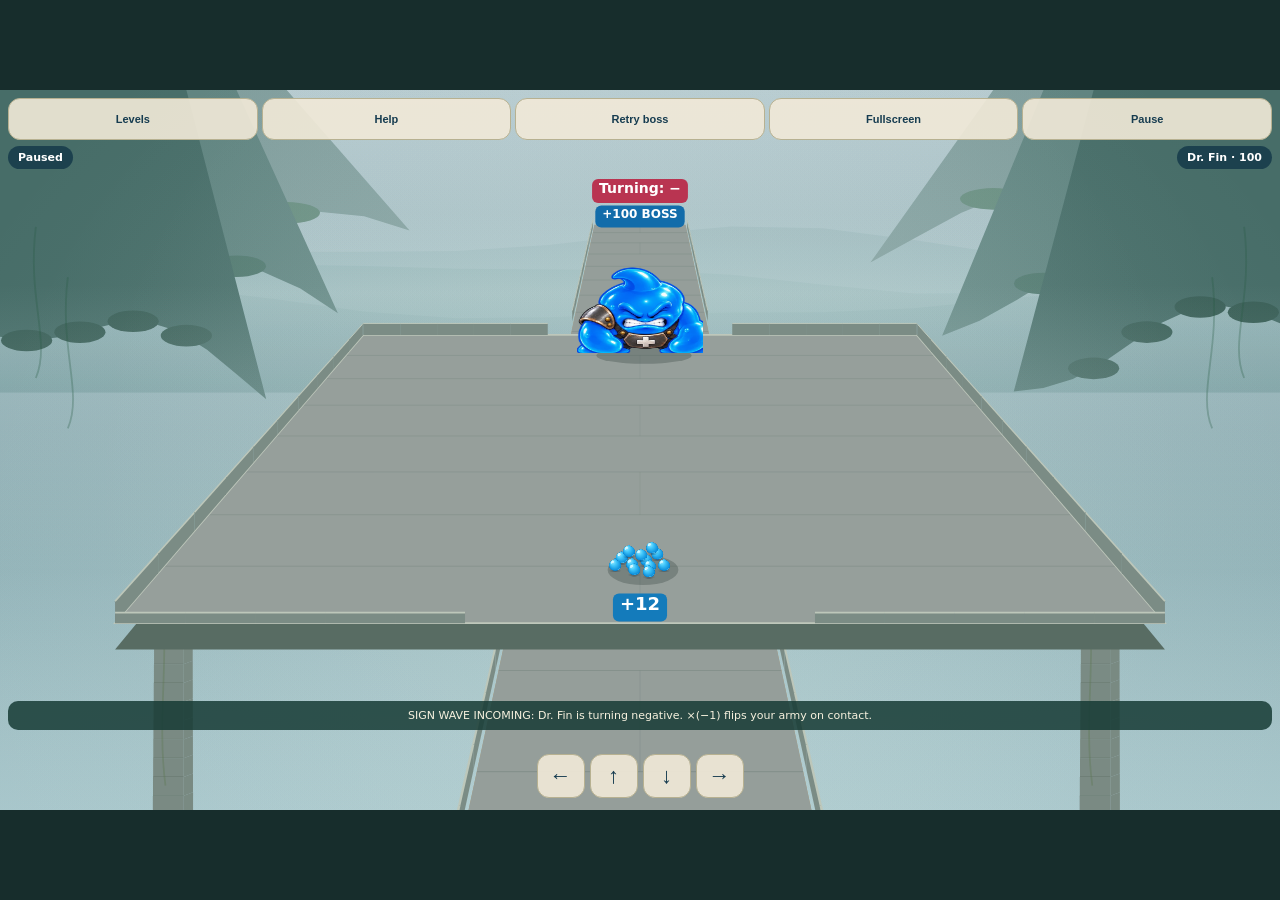
<file: integer-runner-v2/boss.html>
<!doctype html><html><head><meta charset="utf-8"><meta name="viewport" content="width=device-width,initial-scale=1"><title>Integer Runner 2.0.3 — Square Boss Arena</title><style>
*{box-sizing:border-box}body{margin:0;background:#172d2c;font-family:system-ui;color:#163c50;display:grid;place-items:center;height:100dvh}#stage{position:relative;width:min(100vw,177.78dvh);height:auto;aspect-ratio:16/9;overflow:hidden}canvas{width:100%;height:100%;display:block;touch-action:none}header{position:absolute;top:8px;left:8px;right:8px;display:flex;gap:4px}button{border:1px solid #b7b191;border-radius:12px;background:#f1ead8e8;color:#163c50;font-weight:750;min-height:42px;padding:8px;cursor:pointer}header button{flex:1;font-size:11px}#phase,#health{position:absolute;top:56px;color:white;background:#153a4bdc;border-radius:16px;padding:5px 10px;font-size:11px;font-weight:800}#phase{left:8px}#health{right:8px}#notice{position:absolute;bottom:80px;left:8px;right:8px;background:#173b36d9;color:#f7f2df;border-radius:10px;padding:8px;font-size:11px;text-align:center}footer{position:absolute;bottom:12px;left:8px;right:8px;display:flex;gap:5px;justify-content:center}footer button{width:48px;font-size:22px;touch-action:none}dialog{max-width:min(420px,92vw);border:0;border-radius:20px;padding:24px;color:#163c50}dialog p{line-height:1.5;font-size:14px}dialog button{width:100%}dialog::backdrop{background:#15354499}#result{position:absolute;inset:30% 5% auto;background:white;padding:20px;border-radius:16px;text-align:center}#result[hidden]{display:none}
@media(orientation:portrait){#stage{width:100vw;height:auto;aspect-ratio:16/9}}</style></head><body><main id="stage"><canvas aria-label="Boss arena. Arrow keys or WASD move. Tap or drag to move toward a point."></canvas><header><button id="menu">Levels</button><button id="help">Help</button><button id="restart">Retry boss</button><button id="full">Fullscreen</button><button id="pause">Pause</button></header><div id="phase"></div><div id="health"></div><div id="notice" role="status"></div><footer><button data-x="-1" data-z="0" aria-label="Move left">←</button><button data-x="0" data-z="1" aria-label="Move forward">↑</button><button data-x="0" data-z="-1" aria-label="Move backward">↓</button><button data-x="1" data-z="0" aria-label="Move right">→</button></footer><section id="result" hidden><h2 id="outcome"></h2><button id="retry">Retry boss checkpoint</button></section><dialog id="intro" open><h1>Integer Runner<br>Dr. Fin Arena</h1><p>The running bridge opens into a broad square stone arena. This is the widescreen version 2.0 preview.</p><p><b>Absorb → change sign → counter.</b> Blue (positive) blobs add to matching blue armies; red (negative) blobs add to matching red armies. Opposite colors cancel. Approach with the opposite sign to cancel its body continuously. Both become smaller together. Retreat before your army reaches zero.</p><p>There are <b>three operation lights</b> on the ground: positive addition, negative subtraction, and a third choice that is usually division and occasionally multiplication. The ground glows for one second before the operation appears. <b>Choose one operation per boss cycle</b>; all three recharge when the next sign-wave warning begins. Values remain fixed while visible. At least two choices are initially safe, but later army changes can make a choice dangerous. <b>Reaching or crossing zero with addition or subtraction is a loss.</b> Negative operations glow red; positive-only operations glow blue.</p><p>Dr. Fin starts at +100. Watch the warning, then avoid or use the ×(−1) sign wave. Four separate groups enter from the four outer corners of the arena: <b>two blue positive groups and two red negative groups, each with a different integer value</b>. They travel along different paths and retain their signs. Opposite signs reduce his health; matching signs heal him. A zero army is eliminated.</p><button id="start">Try the boss</button></dialog><dialog id="helpDialog"><h2>Grow, flip, counter</h2><p>Arrow keys/WASD or tap/drag anywhere to move. Absorb the boss’s matching-color blobs. Use a ground-light operation to get the opposite sign, then approach the boss. Opposite signs shrink together; matching signs transfer your blobs to the boss, making him larger. Back out before your army reaches zero.</p><p>Three operation lights form together: positive addition, negative subtraction, and a third operation that is usually division (÷2, ÷3, or ÷4) but rarely multiplication. Division rounds the exact quotient <b>up to the next integer</b>: 7 ÷ 3 = 3, and −7 ÷ 3 = −2. The ground glows red or blue for one second, then the label appears and becomes usable. You can select only <b>one operation per sign-wave cycle</b>, not repeatedly collect additions. All three lights return at new locations when the next warning phase begins. Each label stays fixed while visible, even if your army changes. You lose if addition or subtraction reaches or crosses zero; division producing zero also ends the run. Each ×(−1) wave flips your sign without changing magnitude.</p><p>Operations are written in bright light directly on the ground, without physical pads or result previews. Only the chosen operation is applied; the other lights fade until the next sign-wave warning. Each attack brings four independently moving groups: two positive blue and two negative red with different integer values. Work with opposite signs to reduce Dr. Fin from 100 to zero. Space pauses; R restarts. Close Help, then Resume.</p><button id="closeHelp">Close Help</button></dialog><script src="boss-src/model.js"></script><script src="boss-src/art.js"></script><script src="environment.js?v=2.0.2"></script><script src="boss-src/lab.js?v=2.0.3"></script></main></body></html>
</file>
<file: function-climber-modular/style.css>
*{box-sizing:border-box}body{margin:0;background:#e7eef1;color:#233951;font:15px system-ui,sans-serif}main{max-width:1440px;margin:auto;padding:14px}header{display:flex;justify-content:space-between;align-items:center;gap:12px;flex-wrap:wrap}h1{font-size:clamp(23px,3vw,34px);margin:0;letter-spacing:-1px}small{color:#5b7082}.toolbar,.foot{display:flex;gap:7px;align-items:center;flex-wrap:wrap;margin:10px 0}button,select{font:inherit;background:white;border:1px solid #aebfca;color:#233951;border-radius:8px;padding:9px 13px;cursor:pointer}button:hover{background:#edf6ff}button:focus-visible,select:focus-visible{outline:3px solid #de9e29}button.active{background:#dce9fc;border-color:#5078b6;font-weight:650}.primary{background:#f8cd62;border-color:#c09b3b;font-weight:750}.primary:hover{background:#ffe29a}button:disabled{opacity:.45;cursor:default}.spacer{flex:1}.stage{position:relative;border:2px solid #8196aa;border-radius:12px;overflow:hidden;background:#fff;height:clamp(330px,69vh,760px)}canvas{display:block;width:100%;height:100%;touch-action:none;cursor:crosshair}.hud:empty{display:none}.hud{position:absolute;top:12px;right:12px;background:#fffef4e8;border:1px solid #aebfca;border-radius:8px;padding:8px 12px;pointer-events:none;max-width:65%;font-weight:650}.foot{justify-content:space-between}#hint{flex:1;min-width:180px;color:#4a6275}#seek{flex:1;min-width:90px;accent-color:#466e9f}#timeline{display:flex;align-items:center;gap:9px;flex:1;min-width:200px}#timeline:not(.show){opacity:.45}#pause{min-width:72px}.chips{display:flex;flex-wrap:wrap;gap:4px;margin-top:5px}.chip{font-size:11px;background:#fff;border:1px solid #c7d2dd;border-radius:5px;padding:3px 6px}.chip.current{background:#f8cd62;border-color:#c09b3b}.chips[hidden]{display:none}.status{font-variant-numeric:tabular-nums;color:#5b7082;font-size:12px}#tools{display:flex;flex-wrap:wrap;gap:6px}.note{font-size:12px;color:#657888;margin:5px 0} @media(max-width:600px){main{padding:8px}button,select{padding:8px 10px;font-size:13px}.stage{height:57vh}.toolbar{gap:5px}}
</file>
<file: integer-runner-v2/blob-runner/src/styles.css>
:root{font-family:system-ui,-apple-system,Segoe UI,sans-serif;color:#173648;background:#bbdfdf;font-synthesis:none}*{box-sizing:border-box}body{margin:0;overflow:hidden}button{font:inherit;cursor:pointer;border:1px solid #b7ced0;border-radius:12px;padding:10px 14px;background:#fffffff2;color:#173648;font-weight:750;min-height:44px}button:hover{background:#e6f7f6}button:focus-visible{outline:3px solid #ffb839;outline-offset:3px}canvas{display:block;width:100vw;height:100dvh;touch-action:none}header{position:fixed;top:max(12px,env(safe-area-inset-top));left:16px;right:16px;display:flex;align-items:center;justify-content:space-between;gap:8px;pointer-events:none}.brand{background:#ffffffed;padding:9px 14px;border-radius:14px;box-shadow:0 3px 12px #204e5620}.brand strong{display:block;font-size:18px;letter-spacing:-.5px}.brand span{font-size:11px;letter-spacing:1.4px;text-transform:uppercase}.tools{display:flex;gap:6px;pointer-events:auto}.tools button{padding:9px 12px}.quantity{position:fixed;left:50%;top:78px;transform:translateX(-50%);padding:7px 22px;border:2px solid white;border-radius:18px;color:white;background:#0876cb;font-size:30px;font-weight:850;font-variant-numeric:tabular-nums;box-shadow:0 4px 18px #17364828}.quantity small{display:block;text-align:center;font-size:9px;letter-spacing:1.3px;text-transform:uppercase}.negative{background:#d23e57}.zero{background:#536d7c}#notice{position:fixed;bottom:84px;left:50%;transform:translateX(-50%);width:max-content;max-width:92vw;padding:9px 16px;border-radius:12px;background:#fffffff2;color:#173648;text-align:center;font-weight:650;font-size:14px;box-shadow:0 3px 14px #1736481a;pointer-events:none}footer{position:fixed;bottom:max(14px,env(safe-area-inset-bottom));left:16px;right:16px;display:flex;align-items:center;justify-content:space-between;gap:8px}.steering{display:flex;gap:10px}.steering button{width:62px;font-size:25px;padding:3px 12px;touch-action:none;user-select:none}.progress{width:180px;max-width:32vw;height:5px;background:#ffffff75;border-radius:8px;overflow:hidden}.progress i{display:block;height:100%;width:0;background:#245d69}.sample{font-size:10px;text-align:right;color:#214c5b;background:#ffffffc9;border-radius:8px;padding:5px 8px;max-width:155px}dialog{border:0;border-radius:24px;padding:28px;max-width:480px;width:calc(100vw - 32px);color:#173648;box-shadow:0 22px 90px #16344940}dialog::backdrop{background:#16344980;backdrop-filter:blur(4px)}dialog h1{font-size:30px;letter-spacing:-1px;margin:6px 0 10px}dialog p{line-height:1.5;font-size:15px}dialog .eyebrow{font-size:11px;letter-spacing:2px;text-transform:uppercase;color:#507f88}dialog button.primary{background:#166c7e;color:white;border:0;padding:12px 20px;width:100%}dialog ul{padding-left:20px;line-height:1.6;font-size:14px}.key{border:1px solid #b7ced0;border-radius:4px;padding:0 4px}#history{font-size:12px;padding:10px 13px;background:#edf5f4;border-radius:12px;line-height:1.7;max-height:160px;overflow:auto}#pauseVeil{position:fixed;inset:0;display:grid;place-items:center;pointer-events:none;background:#17364820;font-size:32px;font-weight:800;color:white;text-shadow:0 2px 5px #173648}#pauseVeil[hidden]{display:none}@media(max-width:600px){header{left:8px;right:8px;top:8px}.brand{padding:8px 10px}.brand strong{font-size:14px}.brand span{font-size:8px}.tools{gap:4px}.tools button{font-size:11px;padding:8px;min-height:42px;border-radius:9px}.quantity{top:68px;font-size:25px;padding:4px 18px}footer{left:10px;right:10px}.sample{max-width:105px;font-size:9px}.progress{max-width:23vw}#notice{font-size:12px;bottom:78px;padding:8px 12px}}@media(max-height:500px){.quantity{top:62px;left:66px;font-size:22px}#notice{bottom:67px;font-size:12px}.brand span{display:none}dialog{padding:18px;max-height:94dvh;overflow:auto}}
@media(max-width:600px){.brand{flex-shrink:0;padding:10px 8px}.brand strong{font-size:12px;white-space:nowrap}.brand span{display:none}header{gap:4px}}
@media(max-height:500px){#notice{bottom:14px;max-width:55vw;font-size:11px;padding:6px 10px}.progress{visibility:hidden}}
@media(max-width:360px){.brand{display:none}.tools{width:100%;justify-content:space-between}.tools button{min-width:44px}}

/* Always a phone-shaped playfield, including desktop and fullscreen. */
body{height:100dvh;display:grid;place-items:center;background:#193745}
#stage{position:relative;width:min(100vw,56.25dvh,480px);aspect-ratio:9/16;overflow:hidden;box-shadow:0 0 60px #071b2755;container-type:inline-size}
canvas{width:100%;height:100%}
header{position:absolute;top:8px;left:8px;right:8px;gap:4px}.brand{display:none}
.tools{width:100%;display:grid;grid-template-columns:repeat(4,1fr);gap:4px}
.tools button{padding:7px 2px;min-width:0;min-height:40px;font-size:11px;border-radius:9px}
.quantity{position:absolute;top:58px;left:50%;padding:4px 18px;font-size:25px}
footer{position:absolute;left:8px;right:8px;bottom:12px;gap:5px}.steering{gap:6px}.steering button{width:44px;min-height:42px;font-size:23px}
.sample{font-size:8px;max-width:90px;padding:4px 6px}.progress{width:60px;max-width:15%;visibility:visible}
#notice{position:absolute;bottom:70px;max-width:calc(100% - 16px);font-size:11px;padding:7px 10px}
#pauseVeil{position:absolute}dialog{width:min(440px,calc(100vw - 24px),calc(56.25dvh - 20px));max-height:90dvh;overflow:auto;padding:20px}dialog h1{font-size:25px}dialog p,dialog ul{font-size:13px}
@container(max-width:280px){.tools button{font-size:9px}.quantity{font-size:21px}.sample{font-size:7px;max-width:80px}.progress{display:none}#notice{font-size:10px}}

/* Course setup and compact in-game course status. */
.tools{grid-template-columns:repeat(5,1fr)}
#levelHud{position:absolute;top:55px;left:50%;transform:translateX(-50%);color:#fff;background:#153a4bd9;border:1px solid #ffffff35;border-radius:20px;padding:5px 10px;font-size:10px;font-weight:700;white-space:nowrap;pointer-events:none}
.setting{display:block;font-size:13px;font-weight:750;margin:18px 0}
.setting select{display:block;width:100%;font:inherit;color:#173648;background:#f0f6f7;border:1px solid #a9c4c8;border-radius:10px;padding:12px 9px;margin-top:6px;min-height:46px}
.menuNote{font-size:12px!important;color:#4d6975}
dialog button+button{margin-top:9px}dialog button.secondary{width:100%;background:#edf4f5;border:1px solid #bad0d4}
#nextLevel[hidden]{display:none}
@container(max-width:280px){#levelHud{font-size:8px;max-width:98%;overflow:hidden}.tools button{font-size:8px}}

/* Laptop-first landscape layout, with a responsive phone fallback. */
#stage{width:min(100vw,177.78dvh,1600px);height:min(100dvh,56.25vw,900px);aspect-ratio:16/9}#stage canvas{width:100%;height:100%}
@media(orientation:portrait){#stage{width:100vw;height:100dvh;aspect-ratio:auto}}

@media(min-width:800px){#stage header{left:20px;right:20px;justify-content:space-between}.tools{width:auto!important}.tools button{flex:none!important;min-width:72px}.brand{display:block!important}#levelHud{top:65px}}

/* v2.0: true desktop/widescreen stage; never stretch the scene. */
html,body{width:100%;height:100%;background:#263d43}
body{display:grid;place-items:center;min-height:100dvh;overflow:hidden}
#stage{position:relative;display:block;width:min(100vw,177.77778dvh);height:auto;aspect-ratio:16/9;max-width:none;max-height:100dvh;overflow:hidden;box-shadow:0 0 35px #152c3355;container-type:inline-size}
#stage canvas{width:100%;height:100%;display:block}
#stage header{position:absolute;left:18px;right:18px;top:12px;justify-content:space-between;gap:12px}
#stage .brand{display:block!important;padding:8px 14px;background:#eff6f5e9}
#stage .brand strong{font-size:18px}
#stage .tools{display:flex;width:auto!important;gap:7px}
#stage .tools button{flex:none!important;min-width:68px;padding:8px 12px}
#stage footer{position:absolute;left:18px;right:18px;bottom:13px}
#stage #notice{position:absolute;left:50%;bottom:75px;max-width:min(650px,72%);font-size:13px}
#stage #pauseVeil{position:absolute}
#stage #levelHud{top:72px}
#stage .sample{font-size:10px;max-width:190px}
#stage .progress{width:165px;max-width:24vw;visibility:visible}
#stage .steering button{width:50px}
#stage:fullscreen{width:100vw;height:100dvh;aspect-ratio:auto}
@media(orientation:portrait){#stage{width:100vw;height:auto;aspect-ratio:16/9}}
</file>
<file: integer-runner-visual/blob-runner/src/styles.css>
:root{font-family:system-ui,-apple-system,Segoe UI,sans-serif;color:#173648;background:#bbdfdf;font-synthesis:none}*{box-sizing:border-box}body{margin:0;overflow:hidden}button{font:inherit;cursor:pointer;border:1px solid #b7ced0;border-radius:12px;padding:10px 14px;background:#fffffff2;color:#173648;font-weight:750;min-height:44px}button:hover{background:#e6f7f6}button:focus-visible{outline:3px solid #ffb839;outline-offset:3px}canvas{display:block;width:100vw;height:100dvh;touch-action:none}header{position:fixed;top:max(12px,env(safe-area-inset-top));left:16px;right:16px;display:flex;align-items:center;justify-content:space-between;gap:8px;pointer-events:none}.brand{background:#ffffffed;padding:9px 14px;border-radius:14px;box-shadow:0 3px 12px #204e5620}.brand strong{display:block;font-size:18px;letter-spacing:-.5px}.brand span{font-size:11px;letter-spacing:1.4px;text-transform:uppercase}.tools{display:flex;gap:6px;pointer-events:auto}.tools button{padding:9px 12px}.quantity{position:fixed;left:50%;top:78px;transform:translateX(-50%);padding:7px 22px;border:2px solid white;border-radius:18px;color:white;background:#0876cb;font-size:30px;font-weight:850;font-variant-numeric:tabular-nums;box-shadow:0 4px 18px #17364828}.quantity small{display:block;text-align:center;font-size:9px;letter-spacing:1.3px;text-transform:uppercase}.negative{background:#d23e57}.zero{background:#536d7c}#notice{position:fixed;bottom:84px;left:50%;transform:translateX(-50%);width:max-content;max-width:92vw;padding:9px 16px;border-radius:12px;background:#fffffff2;color:#173648;text-align:center;font-weight:650;font-size:14px;box-shadow:0 3px 14px #1736481a;pointer-events:none}footer{position:fixed;bottom:max(14px,env(safe-area-inset-bottom));left:16px;right:16px;display:flex;align-items:center;justify-content:space-between;gap:8px}.steering{display:flex;gap:10px}.steering button{width:62px;font-size:25px;padding:3px 12px;touch-action:none;user-select:none}.progress{width:180px;max-width:32vw;height:5px;background:#ffffff75;border-radius:8px;overflow:hidden}.progress i{display:block;height:100%;width:0;background:#245d69}.sample{font-size:10px;text-align:right;color:#214c5b;background:#ffffffc9;border-radius:8px;padding:5px 8px;max-width:155px}dialog{border:0;border-radius:24px;padding:28px;max-width:480px;width:calc(100vw - 32px);color:#173648;box-shadow:0 22px 90px #16344940}dialog::backdrop{background:#16344980;backdrop-filter:blur(4px)}dialog h1{font-size:30px;letter-spacing:-1px;margin:6px 0 10px}dialog p{line-height:1.5;font-size:15px}dialog .eyebrow{font-size:11px;letter-spacing:2px;text-transform:uppercase;color:#507f88}dialog button.primary{background:#166c7e;color:white;border:0;padding:12px 20px;width:100%}dialog ul{padding-left:20px;line-height:1.6;font-size:14px}.key{border:1px solid #b7ced0;border-radius:4px;padding:0 4px}#history{font-size:12px;padding:10px 13px;background:#edf5f4;border-radius:12px;line-height:1.7;max-height:160px;overflow:auto}#pauseVeil{position:fixed;inset:0;display:grid;place-items:center;pointer-events:none;background:#17364820;font-size:32px;font-weight:800;color:white;text-shadow:0 2px 5px #173648}#pauseVeil[hidden]{display:none}@media(max-width:600px){header{left:8px;right:8px;top:8px}.brand{padding:8px 10px}.brand strong{font-size:14px}.brand span{font-size:8px}.tools{gap:4px}.tools button{font-size:11px;padding:8px;min-height:42px;border-radius:9px}.quantity{top:68px;font-size:25px;padding:4px 18px}footer{left:10px;right:10px}.sample{max-width:105px;font-size:9px}.progress{max-width:23vw}#notice{font-size:12px;bottom:78px;padding:8px 12px}}@media(max-height:500px){.quantity{top:62px;left:66px;font-size:22px}#notice{bottom:67px;font-size:12px}.brand span{display:none}dialog{padding:18px;max-height:94dvh;overflow:auto}}
@media(max-width:600px){.brand{flex-shrink:0;padding:10px 8px}.brand strong{font-size:12px;white-space:nowrap}.brand span{display:none}header{gap:4px}}
@media(max-height:500px){#notice{bottom:14px;max-width:55vw;font-size:11px;padding:6px 10px}.progress{visibility:hidden}}
@media(max-width:360px){.brand{display:none}.tools{width:100%;justify-content:space-between}.tools button{min-width:44px}}

/* Always a phone-shaped playfield, including desktop and fullscreen. */
body{height:100dvh;display:grid;place-items:center;background:#193745}
#stage{position:relative;width:min(100vw,56.25dvh,480px);aspect-ratio:9/16;overflow:hidden;box-shadow:0 0 60px #071b2755;container-type:inline-size}
canvas{width:100%;height:100%}
header{position:absolute;top:8px;left:8px;right:8px;gap:4px}.brand{display:none}
.tools{width:100%;display:grid;grid-template-columns:repeat(4,1fr);gap:4px}
.tools button{padding:7px 2px;min-width:0;min-height:40px;font-size:11px;border-radius:9px}
.quantity{position:absolute;top:58px;left:50%;padding:4px 18px;font-size:25px}
footer{position:absolute;left:8px;right:8px;bottom:12px;gap:5px}.steering{gap:6px}.steering button{width:44px;min-height:42px;font-size:23px}
.sample{font-size:8px;max-width:90px;padding:4px 6px}.progress{width:60px;max-width:15%;visibility:visible}
#notice{position:absolute;bottom:70px;max-width:calc(100% - 16px);font-size:11px;padding:7px 10px}
#pauseVeil{position:absolute}dialog{width:min(440px,calc(100vw - 24px),calc(56.25dvh - 20px));max-height:90dvh;overflow:auto;padding:20px}dialog h1{font-size:25px}dialog p,dialog ul{font-size:13px}
@container(max-width:280px){.tools button{font-size:9px}.quantity{font-size:21px}.sample{font-size:7px;max-width:80px}.progress{display:none}#notice{font-size:10px}}

/* Course setup and compact in-game course status. */
.tools{grid-template-columns:repeat(5,1fr)}
#levelHud{position:absolute;top:55px;left:50%;transform:translateX(-50%);color:#fff;background:#153a4bd9;border:1px solid #ffffff35;border-radius:20px;padding:5px 10px;font-size:10px;font-weight:700;white-space:nowrap;pointer-events:none}
.setting{display:block;font-size:13px;font-weight:750;margin:18px 0}
.setting select{display:block;width:100%;font:inherit;color:#173648;background:#f0f6f7;border:1px solid #a9c4c8;border-radius:10px;padding:12px 9px;margin-top:6px;min-height:46px}
.menuNote{font-size:12px!important;color:#4d6975}
dialog button+button{margin-top:9px}dialog button.secondary{width:100%;background:#edf4f5;border:1px solid #bad0d4}
#nextLevel[hidden]{display:none}
@container(max-width:280px){#levelHud{font-size:8px;max-width:98%;overflow:hidden}.tools button{font-size:8px}}

/* Laptop-first landscape layout, with a responsive phone fallback. */
#stage{width:min(100vw,177.78dvh,1600px);height:min(100dvh,56.25vw,900px);aspect-ratio:16/9}#stage canvas{width:100%;height:100%}
@media(orientation:portrait){#stage{width:100vw;height:100dvh;aspect-ratio:auto}}

@media(min-width:800px){#stage header{left:20px;right:20px;justify-content:space-between}.tools{width:auto!important}.tools button{flex:none!important;min-width:72px}.brand{display:block!important}#levelHud{top:65px}}
</file>
